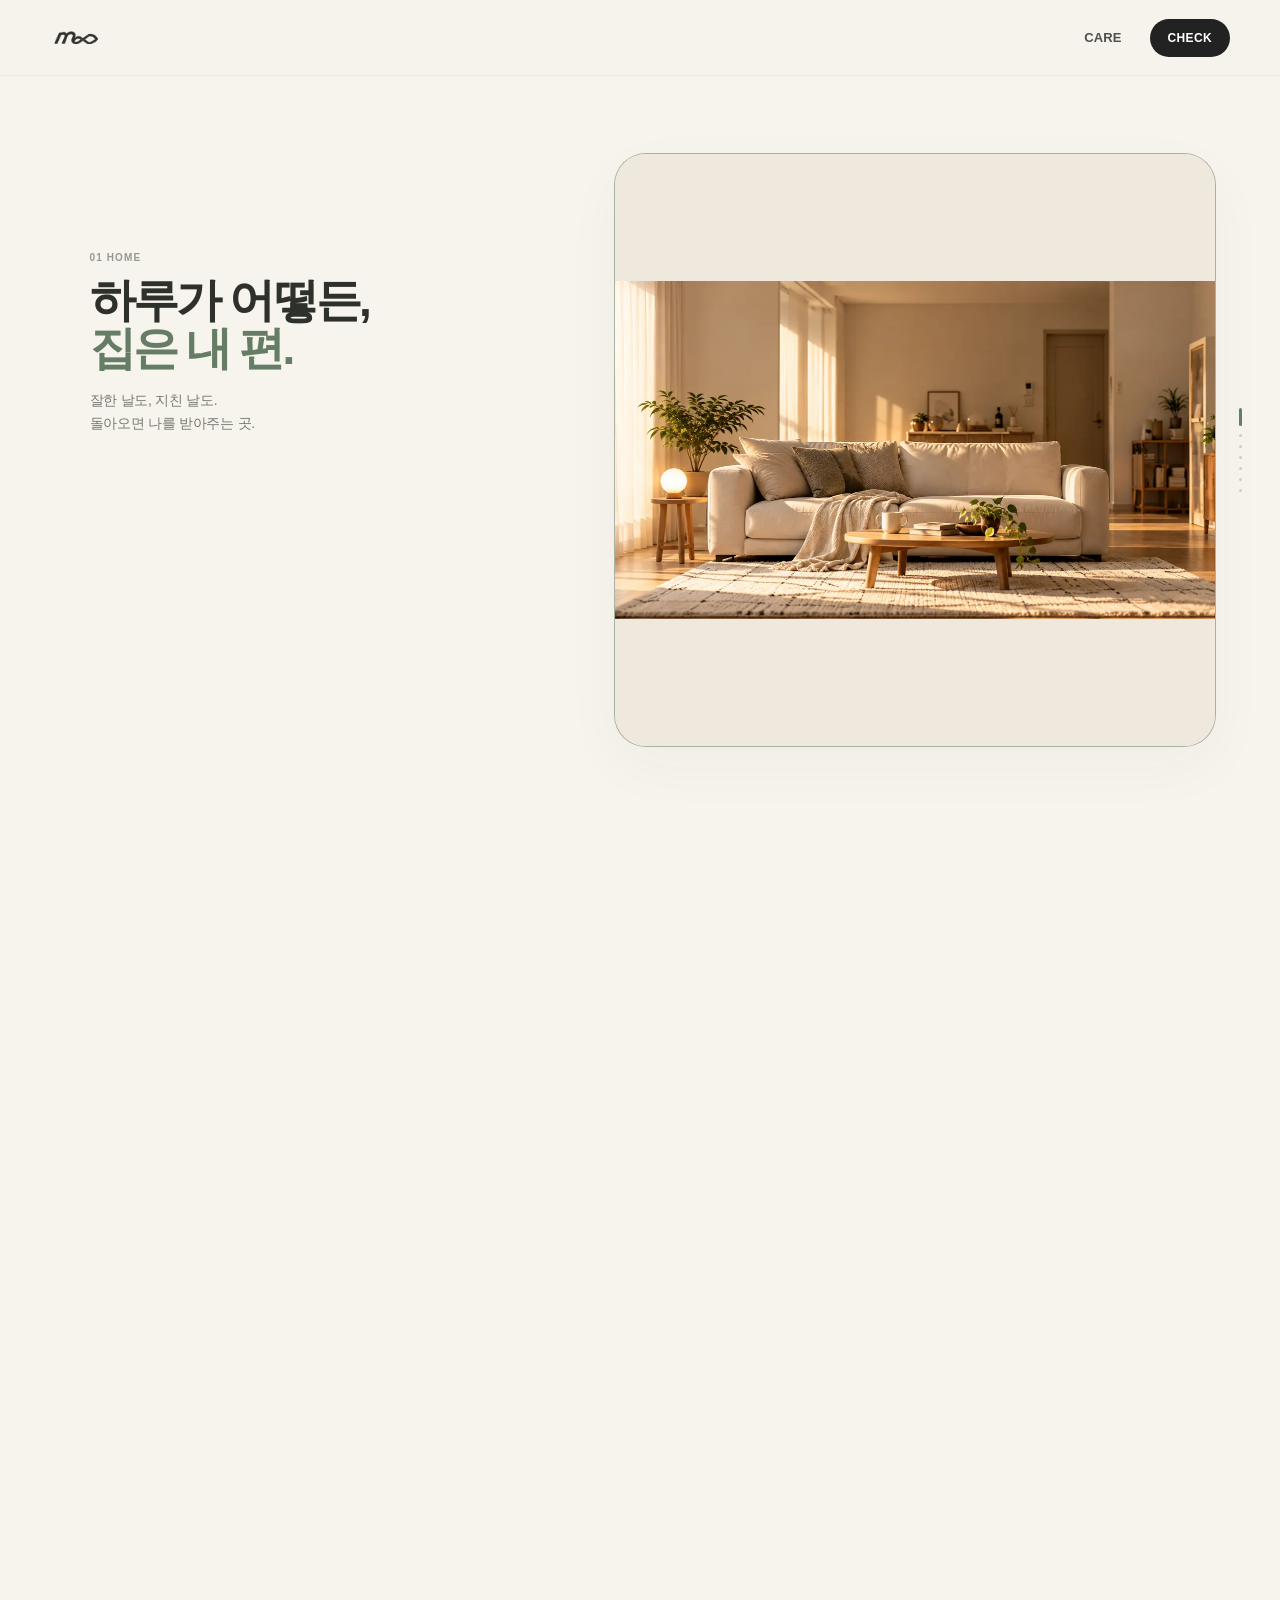
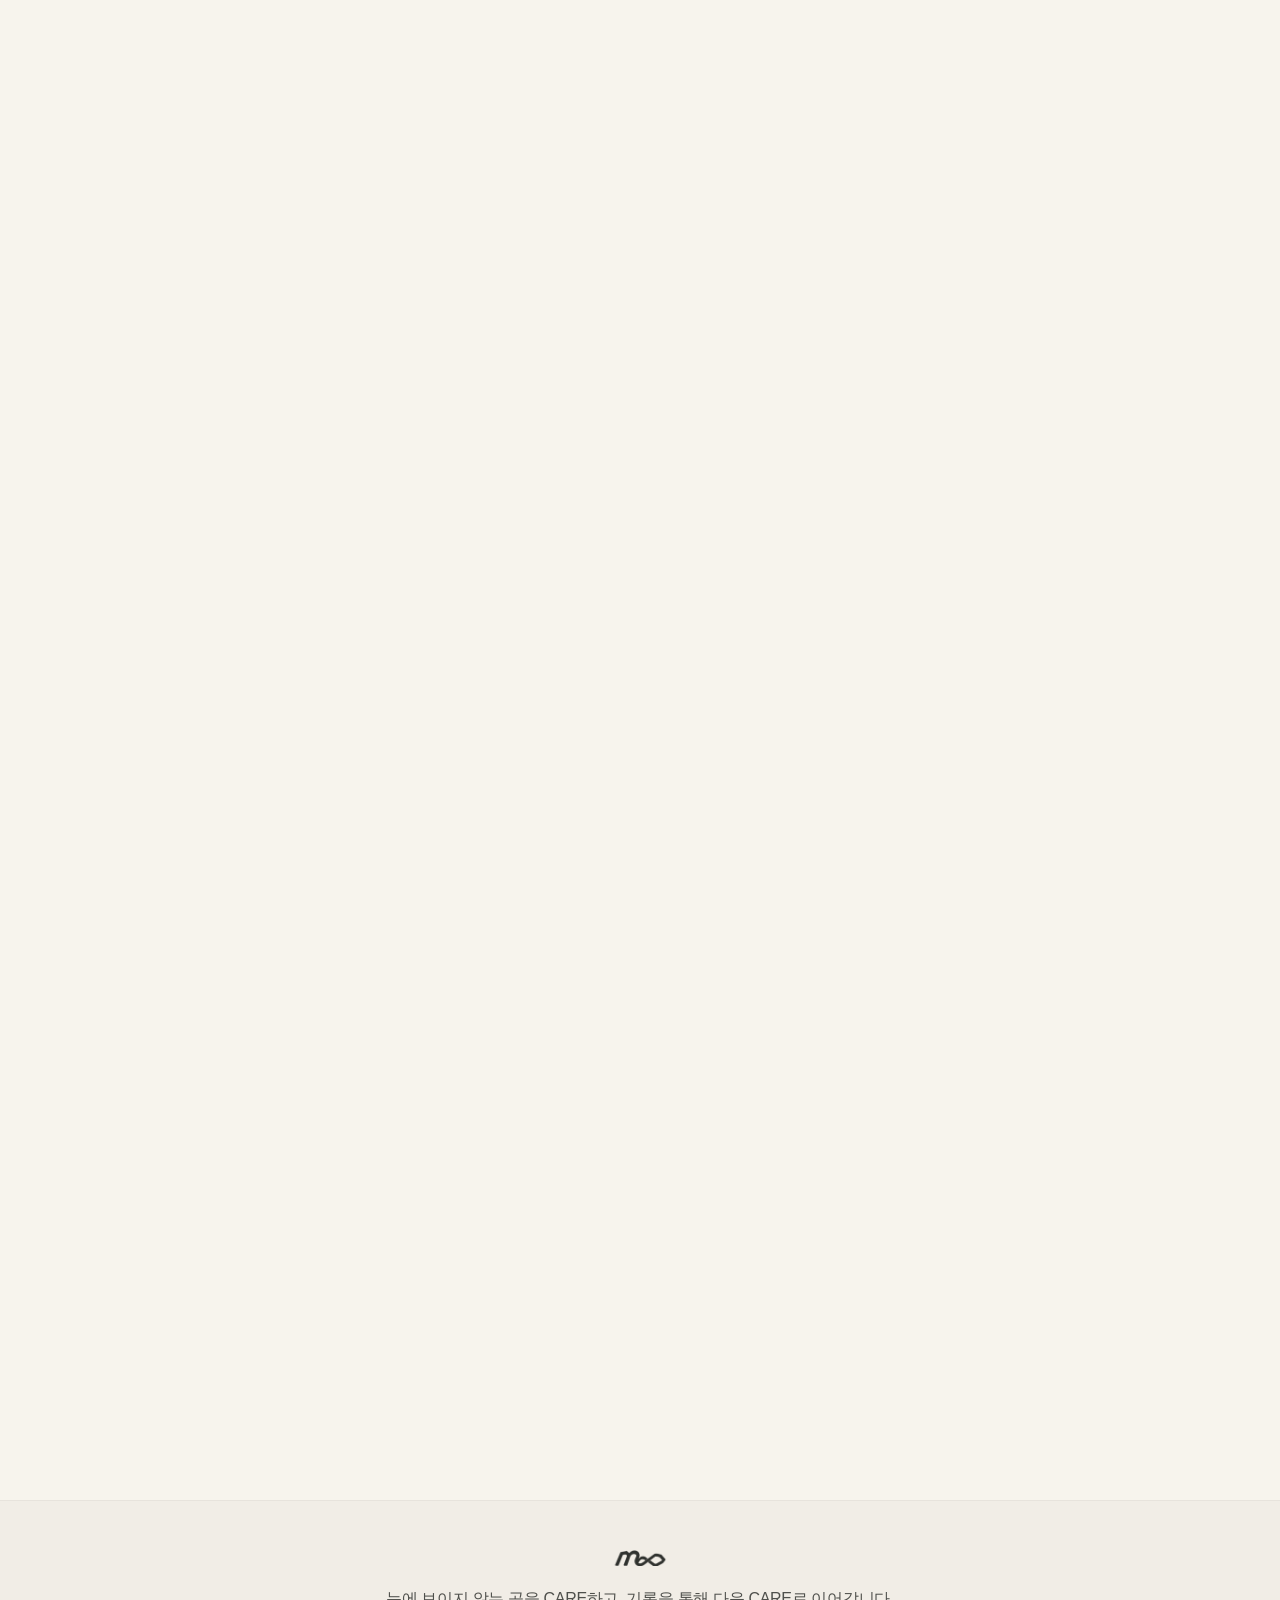
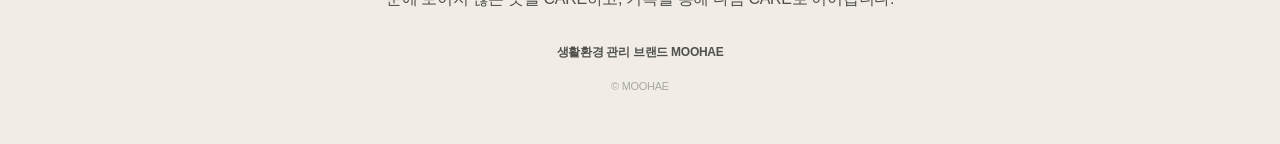
<file: index.html>
<!DOCTYPE html>
<html lang="ko">
<head>
  <meta charset="UTF-8">
  <meta name="viewport" content="width=device-width,initial-scale=1,viewport-fit=cover">
  <title>MOOHAE</title>
  <meta name="description" content="우리 집을 알아가고, 필요한 관리를 이어가는 MOOHAE.">
  <meta http-equiv="Content-Security-Policy" content="default-src 'self'; base-uri 'none'; object-src 'none'; script-src 'self'; style-src 'self'; img-src 'self' data:; font-src 'self'; connect-src 'none'; frame-src 'none'; media-src 'none'; form-action 'self'; upgrade-insecure-requests">
  <meta name="referrer" content="strict-origin-when-cross-origin">
  <link rel="stylesheet" href="./assets/css/site.css?v=20260905-4">
  <link rel="stylesheet" href="./assets/css/index.css?v=20261002-mobile-layout-fix2">
</head>
<body data-page="home">
  <div id="site-header"></div>

<main class="story">
<i class="snap-point sp0"></i><i class="snap-point sp1"></i><i class="snap-point sp2"></i><i class="snap-point sp3"></i><i class="snap-point sp4"></i><i class="snap-point sp5"></i><i class="snap-point sp6"></i><section class="stage" data-step="0">
<div class="stage-bg"></div>
<div class="copy-state active" data-copy="0"><p class="eyebrow">01 HOME</p><h2>하루가 어떻든,<span class="accent">집은 내 편.</span></h2><p class="sub">잘한 날도, 지친 날도.<br/>돌아오면 나를 받아주는 곳.</p></div>
<div class="copy-state" data-copy="1"><p class="eyebrow">02 HOME</p><h2>그런데 어느 순간,<span class="accent">내가 집을 돌보고 있습니다.</span></h2><p class="sub">생활은 계속되고,<br/>신경 쓸 일도 다시 생깁니다.</p></div>
<div class="copy-state" data-copy="2"><p class="eyebrow">02 HOME</p><h2>집이 쉬는 곳에서,<span class="accent">생각할 일이 됩니다.</span></h2><p class="sub">지금 해야 하나.<br/>이 정도면 괜찮은 걸까.</p></div>
<div class="copy-state" data-copy="3"><p class="eyebrow">03 GOOD HOME</p><h2>완벽한 집보다,<span class="accent">걱정을 덜 주는 집.</span></h2><p class="sub">필요한 곳은 돌보고.<br/>괜찮은 곳은 그대로.</p></div>
<div class="copy-state" data-copy="4"><p class="eyebrow">04 LET GO</p><h2>집을 신경 쓰는 일까지,<span class="accent">내 일이 아니어도 됩니다.</span></h2><p class="sub">언제, 어디를, 얼마나.<br/>필요한 순간의 판단부터.</p></div>
<div class="copy-state" data-copy="5"><p class="eyebrow">05 MEMORY</p><h2>처음부터 다시,<span class="accent">설명하지 않아도 되도록.</span></h2><p class="sub">지난 우리 집을 기억하고,<br/>다음도 이어서.</p></div>
<div class="copy-state" data-copy="6"><p class="eyebrow">06 MOOHAE CARE</p><h2>집은 계속,<span class="accent">내 편이어야 하니까.</span></h2><p class="sub">우리 집을 알아가고,<br/>필요한 관리를 이어가는 방법.</p></div>
<div class="home-wrap">
<div class="memory-layer ml2"></div><div class="memory-layer ml1"></div>
<div class="home">
<img alt="" aria-hidden="true" class="section-photo photo-1" src="./assets/images/index-final/01-home-state.webp"/>
<img alt="" aria-hidden="true" class="section-photo photo-2" src="./assets/images/index-final/02-home-state.webp"/>
<img alt="" aria-hidden="true" class="section-photo photo-3" src="./assets/images/index-final/03-home-state.webp"/>
<img alt="" aria-hidden="true" class="section-photo photo-4" src="./assets/images/index-final/04-home-state.webp"/>
<img alt="" aria-hidden="true" class="section-photo photo-5" src="./assets/images/index-final/05-home-state.webp"/>
<img alt="" aria-hidden="true" class="section-photo photo-6" src="./assets/images/index-final/06-home-state.webp"/>
<div class="window"></div><div class="lamp"></div><div class="floor"></div><div class="sofa"></div>
<div class="blanket"></div><div class="cup"></div><div class="shoe"></div><div class="person"></div><i class="dot"></i>
<span class="thought t1">지금 해야 하나.</span><span class="thought t2">여기도 해야 하나.</span><span class="thought t3">어디부터 하지.</span><span class="thought t4">다음은 언제지.</span><span class="thought t5">이 정도면 괜찮나.</span>
<i class="scan sc1"></i><i class="scan sc2"></i><i class="scan sc3"></i>
<span class="word w1">언제</span><span class="word w2">어디를</span><span class="word w3">얼마나</span>
<span class="memory-label m1">처음</span><span class="memory-label m2">지난번</span><span class="memory-label m3">다음</span>
</div>
</div>
<div class="progress"><i class="on"></i><i></i><i></i><i></i><i></i><i></i><i></i></div>
<a class="cta" href="./care.html">CARE 알아보기 →</a>
</section>
</main>

  <div id="site-footer"></div>

  <script src="./assets/js/site.js?v=20260905-4"></script>
  <script src="./assets/js/index.js?v=20261002-final-hf"></script>
</body>
</html>
</file>
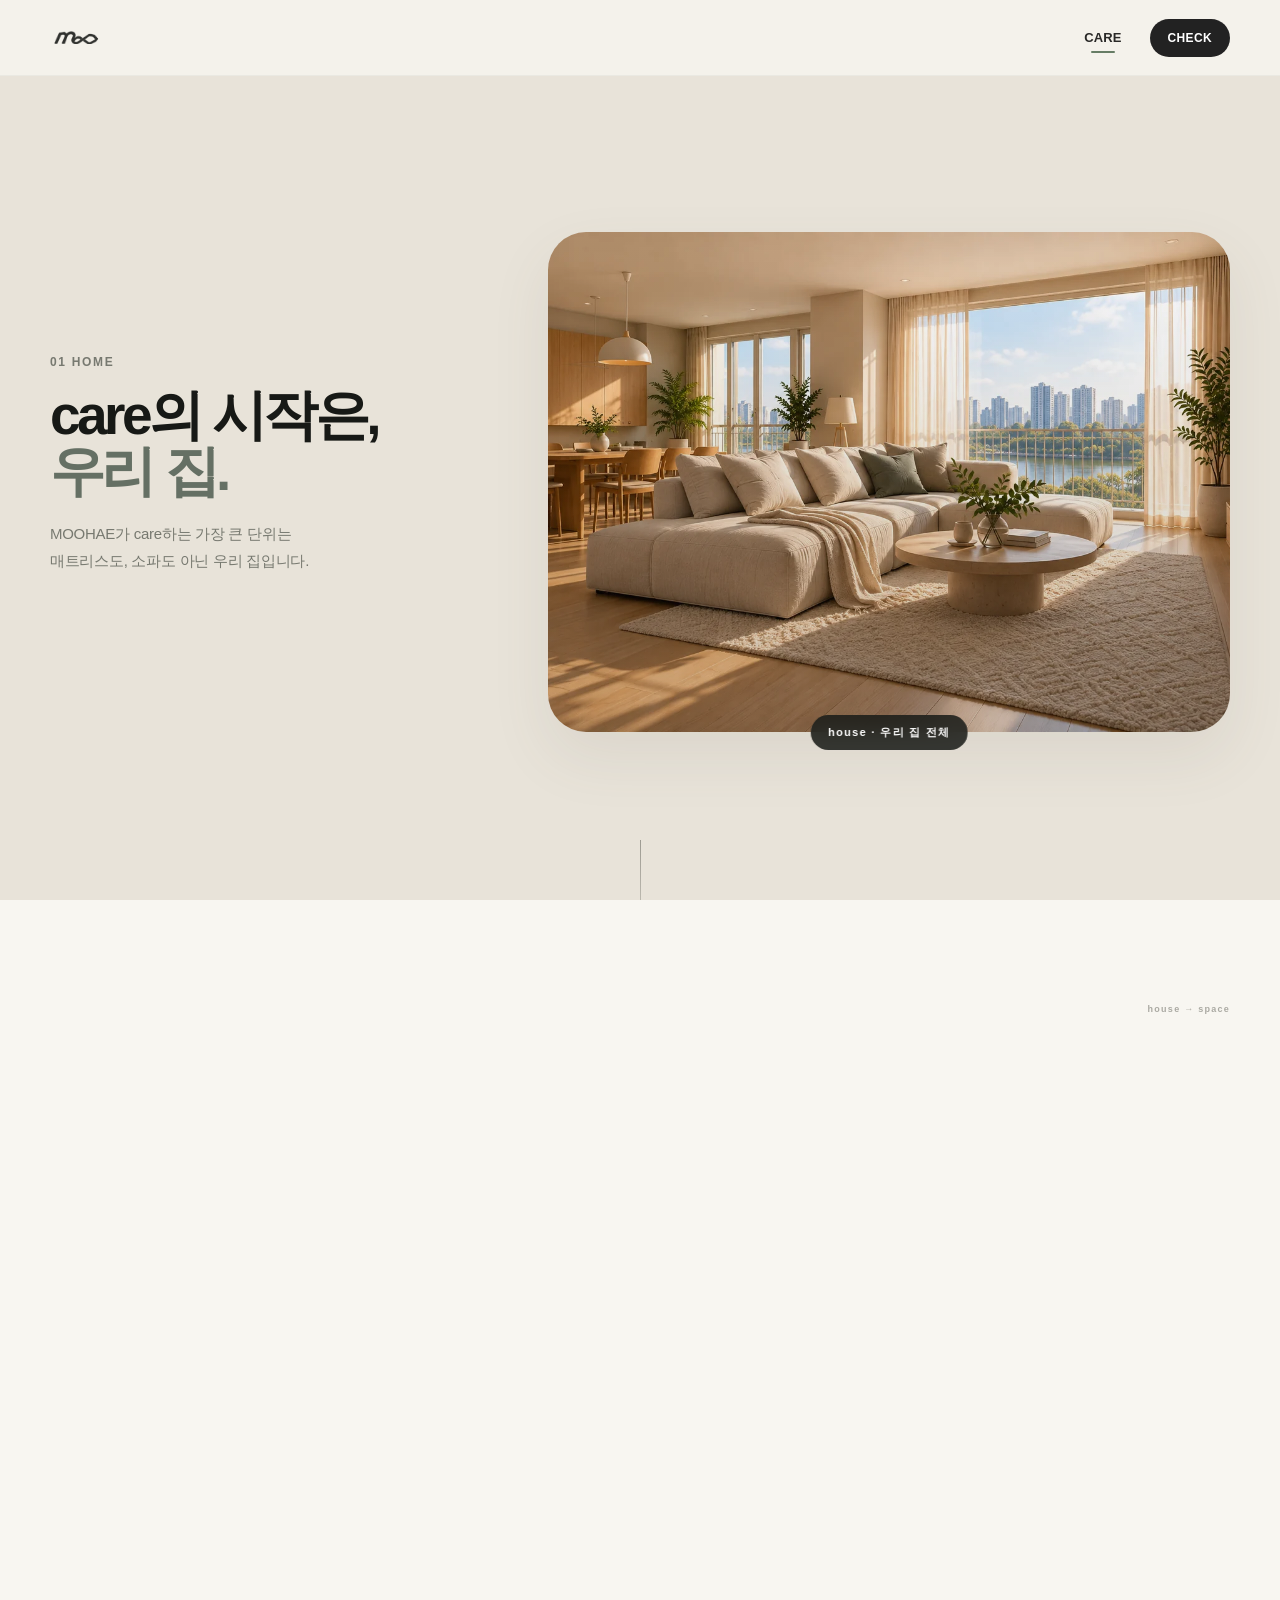
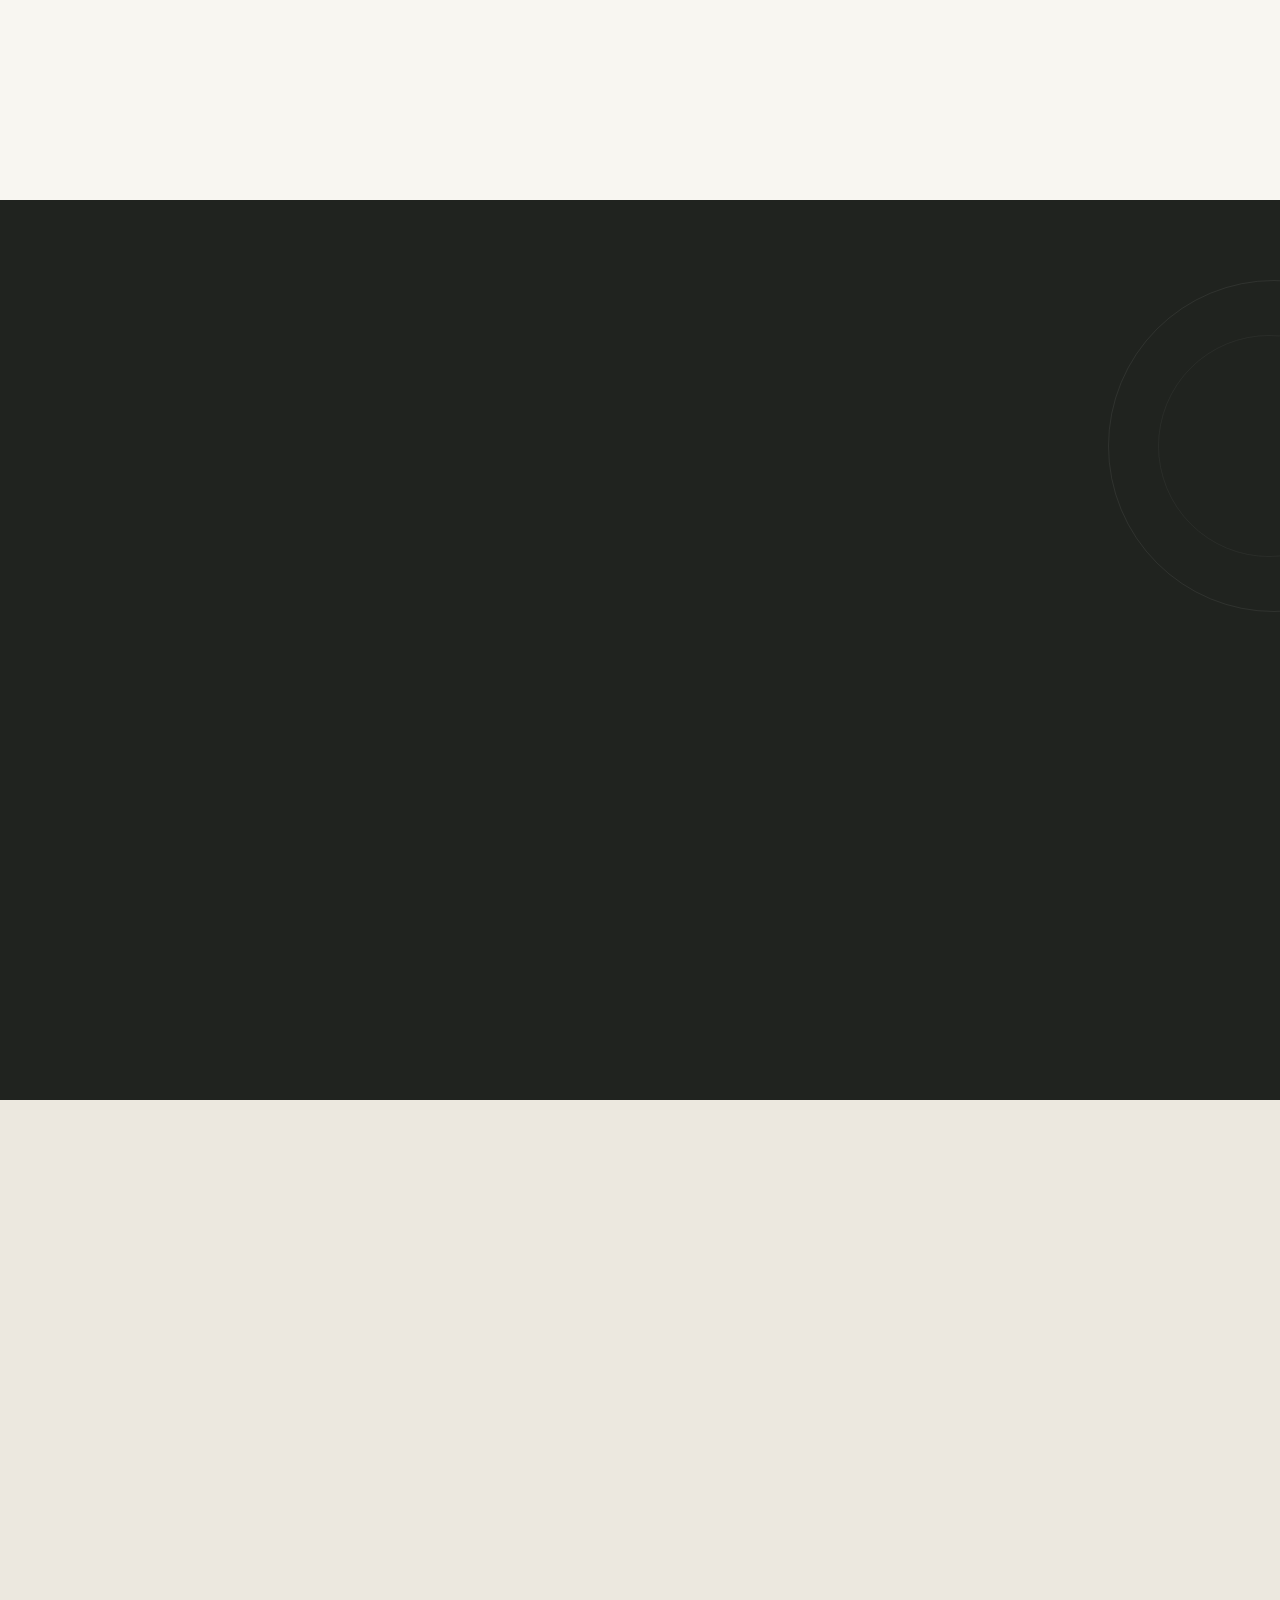
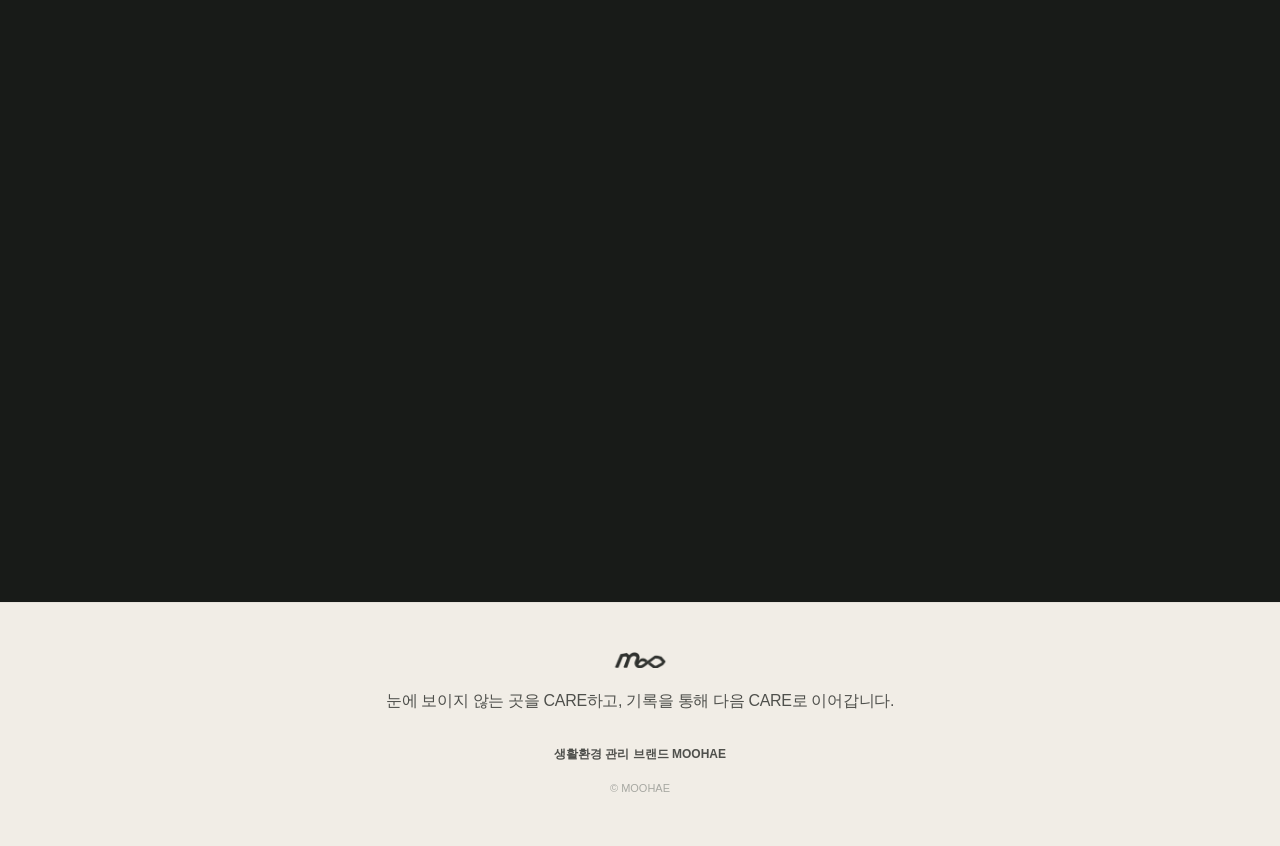
<file: care.html>
<!DOCTYPE html>
<html lang="ko">
<head>
  <meta charset="UTF-8">
  <meta name="viewport" content="width=device-width,initial-scale=1,viewport-fit=cover">
  <title>MOOHAE CARE</title>
  <meta name="description" content="MOOHAE CARE — 우리 집에서 시작해 공간과 대상까지, 필요한 만큼 CARE하고 다음까지 이어갑니다.">
  <meta http-equiv="Content-Security-Policy" content="default-src 'self'; base-uri 'none'; object-src 'none'; script-src 'self'; style-src 'self'; img-src 'self' data:; font-src 'self'; connect-src 'none'; frame-src 'none'; media-src 'none'; form-action 'self'; upgrade-insecure-requests">
  <meta name="referrer" content="strict-origin-when-cross-origin">
  <link rel="stylesheet" href="./assets/css/site.css?v=20260905-4">
  <link rel="stylesheet" href="./assets/css/care.css?v=20261002-desktop1">
</head>
<body data-page="care">
  <div id="site-header"></div>

<main class="app">
<section class="scene home"><div class="reveal"><p class="k">01 HOME</p><h1>care의 시작은,<br/><span class="core">우리 집.</span></h1><p class="sub">MOOHAE가 care하는 가장 큰 단위는<br/>매트리스도, 소파도 아닌 우리 집입니다.</p></div><div class="home-stage reveal"><div class="home-shell"><div class="sky"></div><div class="home-grid"><div class="room">거실</div><div class="room">안방</div><div class="room">아이방</div></div></div><div class="home-tag">house · 우리 집 전체</div></div></section>
<section class="scene hier"><div class="head reveal"><p class="k">02 SPACE</p><h2>집 안으로,<br/><span class="core">한 걸음 더.</span></h2><p class="sub">집 전체에서 시작해, 생활이 일어나는 공간으로.</p></div><div class="depth reveal"><div class="depth-nav"><span>house</span><i></i><span class="active">space</span><i></i><span>object</span></div><div class="panels"><article class="panel living"><div class="miniroom"></div><h3>거실</h3><p>가족이 가장 오래 함께 머무는 공간.</p></article><article class="panel bed"><div class="miniroom"></div><h3>안방</h3><p>하루의 시작과 끝이 머무는 공간.</p></article><article class="panel kid"><div class="miniroom"></div><h3>아이방</h3><p>조금 더 세심하게 살피고 싶은 공간.</p></article><article class="panel pet"><div class="miniroom"></div><h3>함께 사는 공간</h3><p>반려동물과 가족의 생활이 겹치는 곳.</p></article></div></div></section>
<section class="scene objects"><div class="reveal"><p class="k">03 OBJECT</p><h2>그리고,<br/><span class="core">그 안까지.</span></h2><p class="sub">그리고 필요한 곳은, 그 공간 안의 대상까지.</p></div><div class="space-focus reveal" data-active="sofa" id="spaceFocus"><div class="space-name">house / space · 거실</div><h3>거실 안의 care</h3><div class="object-map"><button class="obj floor" data-object="floor" type="button"><b>바닥</b><span>floor</span></button><button class="obj fabric" data-object="fabric" type="button"><b>패브릭</b><span>fabric</span></button><button class="obj rug" data-object="rug" type="button"><b>러그</b><span>rug</span></button><button class="obj sofa is-active" data-object="sofa" type="button"><b>소파</b><span>sofa</span></button></div></div><div class="object-detail reveal" id="objectDetail"><p class="od-label">sofa · care</p><h4>몸이 오래 닿는 곳.</h4><p><span class="od-care">고민</span> · 틈새 먼지와 생활 흔적이 쌓이기 쉬워요.</p><div class="care-flow-mini"><span>check</span><i></i><span>필요한 만큼 care</span><i></i><span>결과 확인</span></div></div><div class="hierarchy-line reveal"><strong>house</strong><i></i><strong>space</strong><i></i><strong>object</strong></div></section>
<section class="scene remember"><div class="reveal"><p class="k">04 FIRST RECORD</p><h2>오늘의 우리 집이,<br/><span class="core">다음의 기준이 됩니다.</span></h2><p class="sub">처음 확인한 상태를 우리 집의 기준으로 남깁니다.</p></div><div class="memory-card reveal"><div class="memory-title">MOOHAE home · first record</div><h3>오늘의 우리 집</h3><div class="row"><span>home</span><span>우리 집</span></div><div class="row"><span>확인한 공간</span><span>거실 · 안방</span></div><div class="row"><span>확인한 대상</span><span>소파 · 러그 · 침구</span></div><div class="path"><span>today</span><i></i><span>next compare</span></div></div></section>
<section class="scene compare"><div class="reveal"><p class="k">05 COMPARE</p><h2>다음엔,<br/><span class="core">지난번 우리 집과.</span></h2><p class="sub">지난 기록과 지금의 우리 집을 비교합니다.</p></div><div class="compare-box reveal" id="compare"><div class="layer past"></div><div class="layer now" id="now"></div><span class="lab a">지난번</span><span class="lab b">지금</span><div class="handle" id="handle"></div></div><p class="quote reveal">우리 집의 기준은, 우리 집입니다.</p></section>
<section class="scene decide"><div class="reveal"><p class="k">06 DECIDE</p><h2><span class="core">필요한 만큼.</span></h2><p class="sub">지금의 상태를 보고, 필요한 care를 판단합니다.</p></div><div class="states reveal"><div class="state-card" id="stateCard"><div class="state-name" id="stateName">good</div><div class="state-desc" id="stateDesc">지금은 추가 care가 필요하지 않습니다.</div></div><div class="tabs"><button class="on" data-s="good">good</button><button data-s="watch">watch</button><button data-s="care">care</button></div></div></section>
<section class="scene history" id="history"><div class="reveal"><p class="k">07 HISTORY</p><h2>볼수록,<br/><span class="core">우리 집을 알게 됩니다.</span></h2><p class="sub">처음엔 한 공간. 시간이 지나면 우리 집 전체의 기록으로.</p></div><div class="history-home reveal"><div class="memory-map"><div class="mh mh-living"><span>거실</span><b>sofa · rug · floor</b></div><div class="mh mh-bed"><span>안방</span><b>bed · bedding</b></div><div class="mh mh-kid"><span>아이방</span><b>bedding · floor</b></div><div class="mh mh-pet"><span>생활공간</span><b>floor · fabric</b></div><div class="memory-core">MOOHAE<br/><strong>home</strong></div></div><div class="history-dates"><span>first care</span><i></i><span>03</span><i></i><span>06</span><i></i><span>09</span></div><div class="home-progress">우리 집의 history가 이어집니다.<div class="bar"><span></span></div></div></div></section>
<section class="scene next"><div class="reveal"><p class="k">08 NEXT</p><h2>그리고,<br/>다음까지.</h2><p class="sub">우리 집을 알아갈수록, 다음 care는 더 우리 집에 맞게.</p><a class="cta" href="./diagnosis.html">우리 집 check →</a></div></section>
</main>

  <div id="site-footer"></div>

  <script src="./assets/js/site.js?v=20260905-4"></script>
  <script src="./assets/js/care.js?v=20261002-final-hf"></script>
</body>
</html>
</file>
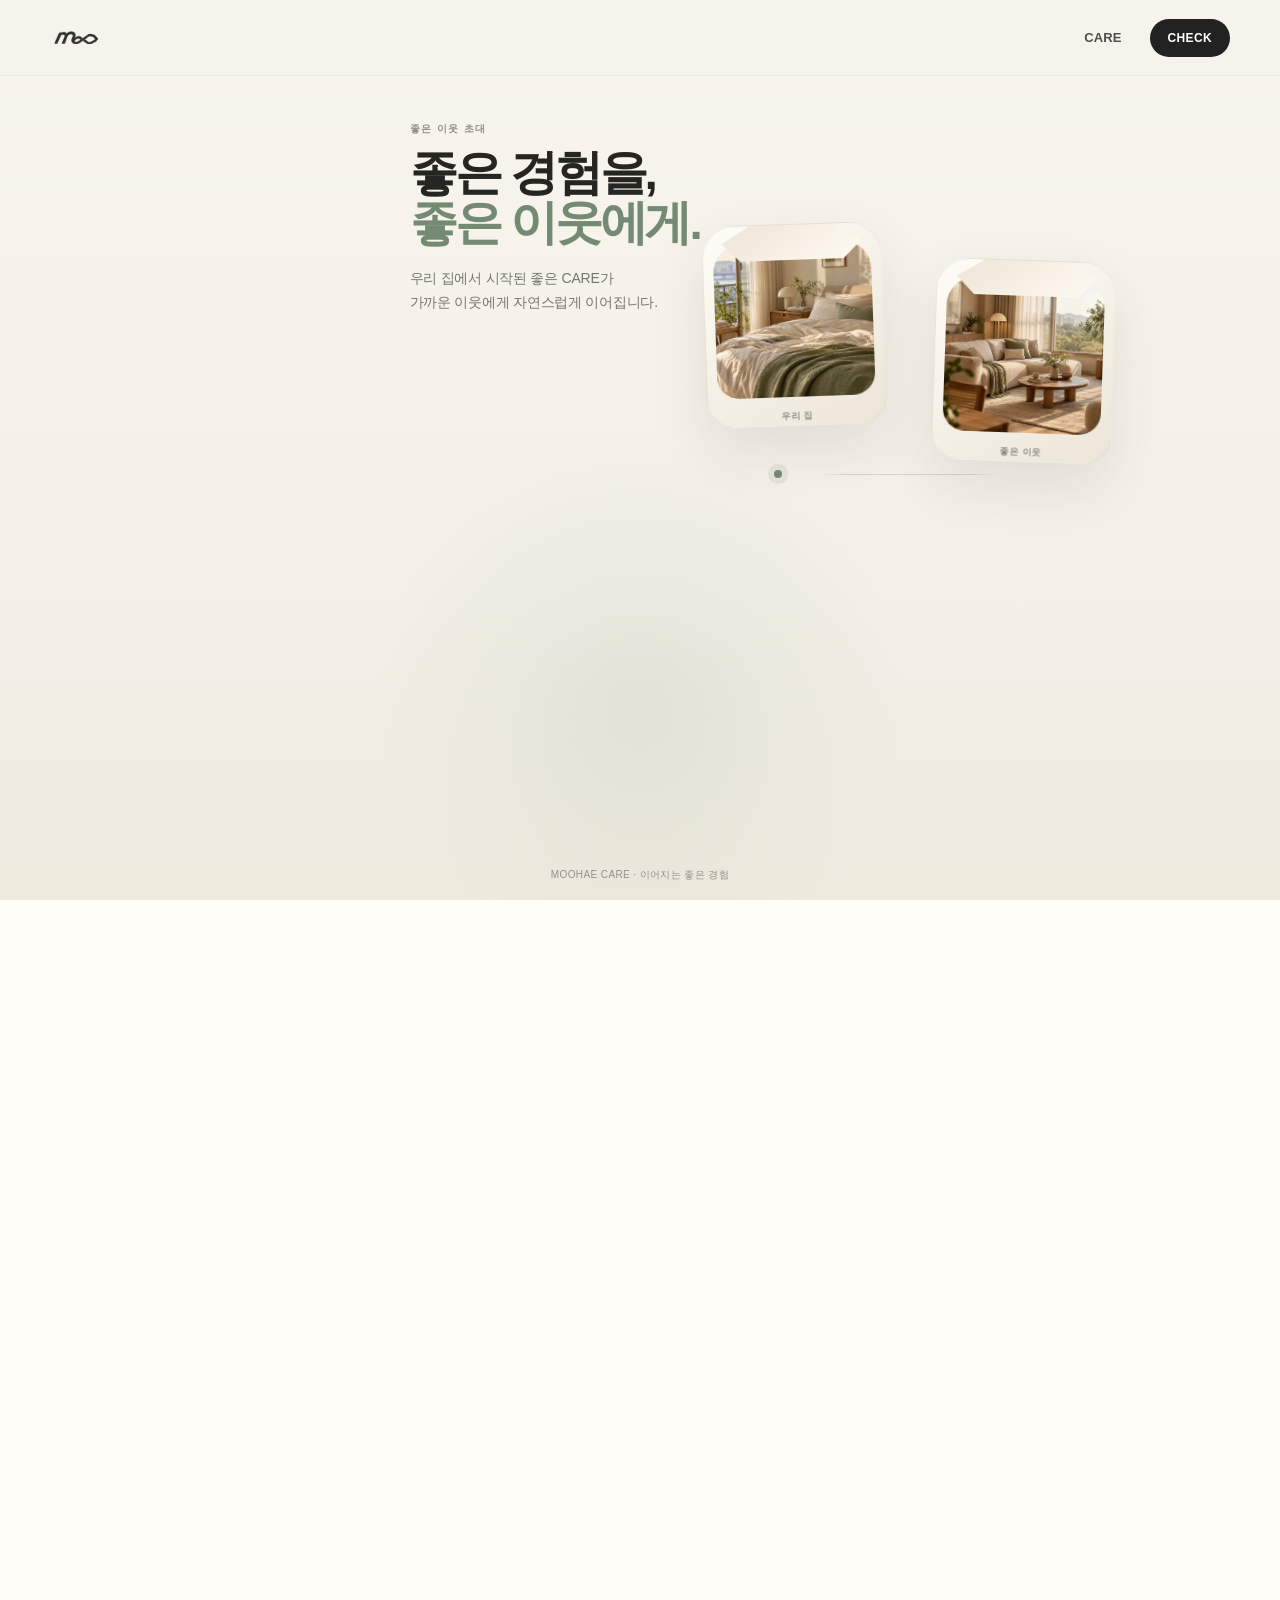
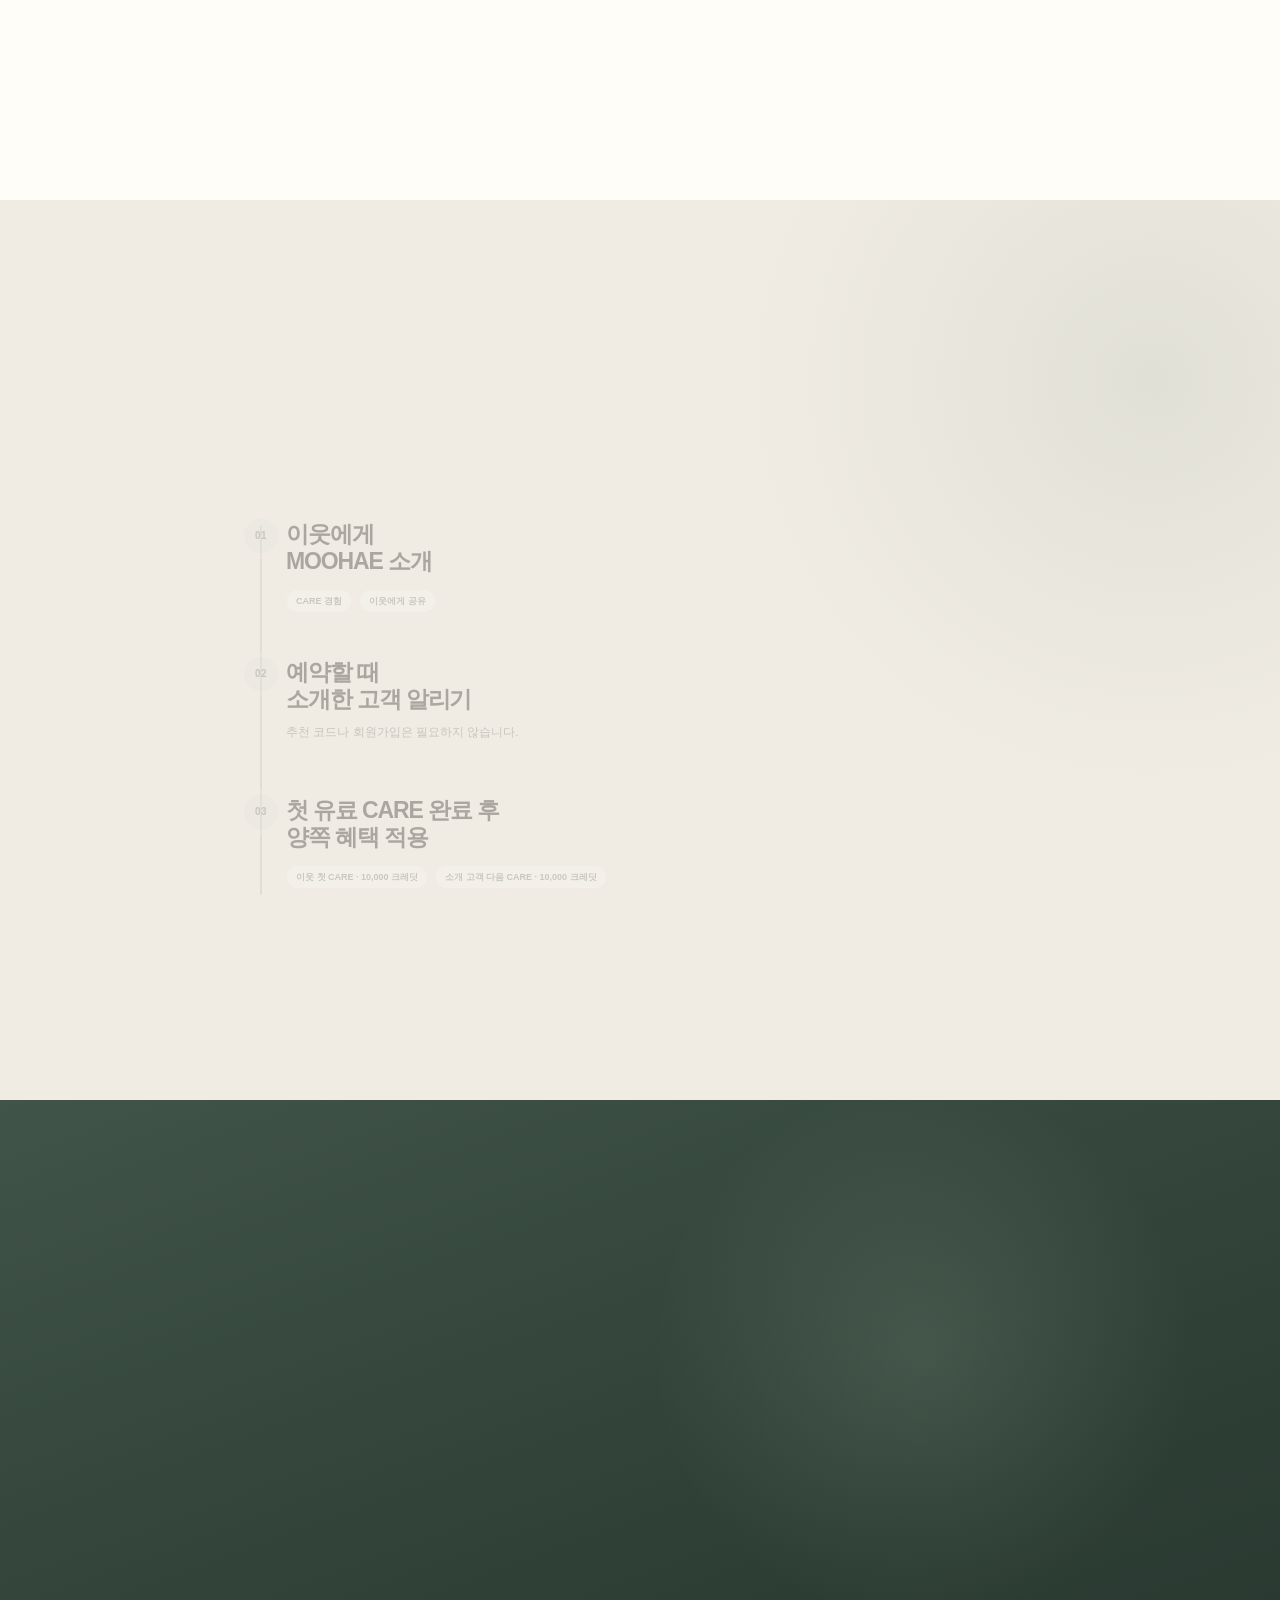
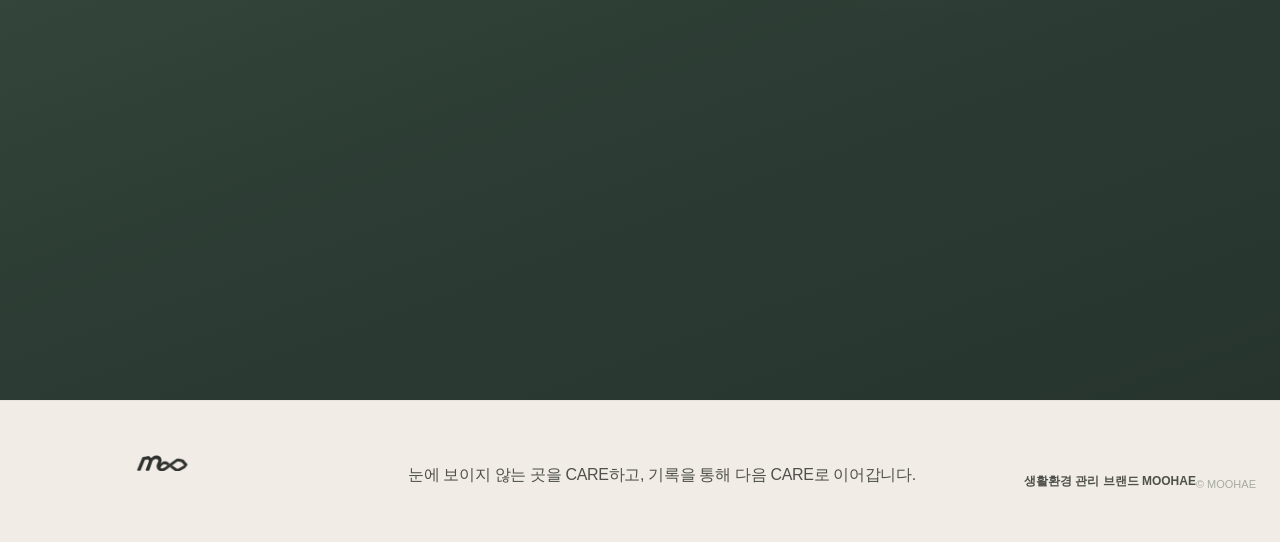
<file: event.html>
<!DOCTYPE html>
<html lang="ko">
<head>
<meta charset="UTF-8">
<meta name="viewport" content="width=device-width,initial-scale=1,viewport-fit=cover">
<title>좋은 이웃 초대 · MOOHAE</title>
<meta name="description" content="MOOHAE의 좋은 CARE 경험을 좋은 이웃에게. 초대받은 이웃과 초대한 고객이 함께 받는 CARE 혜택.">
<meta http-equiv="Content-Security-Policy" content="default-src 'self'; base-uri 'none'; object-src 'none'; script-src 'self'; style-src 'self'; img-src 'self' data:; font-src 'self'; connect-src 'none'; frame-src 'none'; media-src 'none'; form-action 'self'; upgrade-insecure-requests">
<meta name="referrer" content="strict-origin-when-cross-origin">
<link rel="stylesheet" href="./assets/css/site.css?v=20260913-5">
<link rel="stylesheet" href="./assets/css/event.css?v=20261016-1">
</head>
<body data-page="event">
<div id="site-header"></div>
<main class="event-page">

<section class="section hero reveal" id="hero"><div class="inner hero-copy"><p class="eyebrow">좋은 이웃 초대</p><h1 class="title">좋은 경험을,<br><strong>좋은 이웃에게.</strong></h1><p class="subcopy">우리 집에서 시작된 좋은 CARE가<br>가까운 이웃에게 자연스럽게 이어집니다.</p></div><div class="neighbor-stage" aria-hidden="true"><div class="connection"></div><div class="connection-dot"></div><button class="house left" type="button" tabindex="-1"><span class="house-shape"><img class="house-photo" src="./assets/images/event/good-neighbor-home.webp" alt="햇살이 드는 아늑한 침실" loading="eager" decoding="async"></span><span class="house-window"></span><span class="house-label">우리 집</span></button><button class="house right" type="button" tabindex="-1"><span class="house-shape"><img class="house-photo" src="./assets/images/event/good-neighbor-neighbor.webp" alt="따뜻한 거실" loading="eager" decoding="async"></span><span class="house-window"></span><span class="house-label">좋은 이웃</span></button></div><div class="hero-note">MOOHAE CARE · 이어지는 좋은 경험</div></section>
<section class="section benefit" id="benefit"><div class="inner"><div class="benefit-head reveal"><p class="eyebrow">BENEFIT</p><h2 class="title">함께 받는<br><strong>CARE 혜택.</strong></h2></div><div class="benefit-stage reveal"><div class="benefit-axis"></div><button class="benefit-card invited" type="button" data-benefit><span class="who">초대받은 이웃</span><p class="amount">10,000<small>크레딧</small></p><p class="when">첫 CARE</p></button><div class="benefit-equals">+</div><button class="benefit-card inviter" type="button" data-benefit><span class="who">초대한 고객</span><p class="amount">10,000<small>크레딧</small></p><p class="when">다음 CARE</p></button><p class="benefit-caption">좋은 경험을 나눈 두 집 모두에게.</p></div></div></section>
<section class="section how" id="how"><div class="inner"><div class="reveal"><p class="eyebrow">HOW IT WORKS</p><h2 class="title">소개는<br><strong>간단하게.</strong></h2></div><div class="process" id="process"><div class="process-line"><div class="process-progress" id="processProgress"></div></div><article class="step" data-step="01"><strong>이웃에게<br>MOOHAE 소개</strong><div class="mini-gesture"><span class="mini-pill">CARE 경험</span><span class="mini-pill">이웃에게 공유</span></div></article><article class="step" data-step="02"><strong>예약할 때<br>소개한 고객 알리기</strong><p>추천 코드나 회원가입은 필요하지 않습니다.</p></article><article class="step" data-step="03"><strong>첫 유료 CARE 완료 후<br>양쪽 혜택 적용</strong><div class="mini-gesture"><span class="mini-pill">이웃 첫 CARE · 10,000 크레딧</span><span class="mini-pill">소개 고객 다음 CARE · 10,000 크레딧</span></div></article></div></div></section>
<section class="section cta" id="cta"><div class="inner"><div class="reveal"><p class="eyebrow">MOOHAE EVENT</p><h2 class="title">우리 집에서<br><strong>시작해볼까요?</strong></h2><p class="subcopy">필요한 곳을 살펴보고,<br>좋은 CARE 경험을 이어가세요.</p><a class="cta-button" href="./diagnosis.html" aria-label="MOOHAE CHECK에서 CARE 예약 시작하기"><span>CARE 예약하기</span><span class="arrow">→</span></a><div class="conditions"><p>· 소개받은 고객의 첫 유료 CARE에 한해 적용됩니다.</p><p>· 신규 고객은 첫 CARE에 10,000 크레딧이 적용됩니다.</p><p>· 소개한 고객은 신규 고객의 첫 유료 CARE 완료 후 다음 CARE에 10,000 크레딧이 적용됩니다.</p><p>· 다른 혜택과 중복 적용되지 않습니다.</p><p>· 예약 시 소개한 고객을 알려주면 참여할 수 있습니다.</p></div></div></div></section>

</main>
<div id="site-footer"></div>
<script src="./assets/js/site.js?v=20261016-event1"></script>
<script src="./assets/js/event.js?v=20261016-1"></script>
</body>
</html>
</file>
<file: assets/css/site.css>
/* ============================================================
   MOOHAE GLOBAL SITE
   SITE.CSS

   PUBLIC SITE
   - index.html
   - care.html
   - diagnosis.html

   FINAL LOGO:
   assets/images/moohae-logo.webp
   ============================================================ */


/* ============================================================
   ROOT
   ============================================================ */

:root {

  --cream:
    #f6f3ed;

  --cream-deep:
    #efebe4;

  --paper:
    #fbfaf7;

  --white:
    #ffffff;

  --ink:
    #292927;

  --ink-soft:
    #4f504c;

  --gray:
    #74756f;

  --gray-light:
    #a7a8a2;

  --sage:
    #8fa88c;

  --sage-dark:
    #667d65;

  --sage-soft:
    #e2e9df;

  --forest:
    #173c2c;

  --blue:
    #47778e;

  --line:
    rgba(
      41,
      41,
      39,
      0.09
    );

  --max:
    1180px;

  --header-height:
    76px;

  --ease:
    cubic-bezier(
      .22,
      1,
      .36,
      1
    );
}


/* ============================================================
   RESET
   ============================================================ */

* {
  box-sizing:
    border-box;
}


html {
  scroll-behavior:
    smooth;
}


body {
  margin:
    0;

  overflow-x:
    hidden;

  background:
    var(--cream);

  color:
    var(--ink);

  font-family:
    "Pretendard Variable",
    Pretendard,
    -apple-system,
    BlinkMacSystemFont,
    "Segoe UI",
    sans-serif;

  -webkit-font-smoothing:
    antialiased;

  text-rendering:
    optimizeLegibility;

  word-break:
    keep-all;
}


a {
  color:
    inherit;

  text-decoration:
    none;
}


img {
  max-width:
    100%;
}


button,
input,
textarea,
select {
  font:
    inherit;
}


/* ============================================================
   HEADER
   ============================================================ */

.nav {
  position:
    fixed;

  top:
    0;

  left:
    0;

  z-index:
    1000;

  width:
    100%;

  height:
    var(--header-height);

  background:
    rgba(
      246,
      243,
      237,
      .91
    );

  border-bottom:
    1px solid
    rgba(
      41,
      41,
      39,
      .045
    );

  backdrop-filter:
    blur(
      20px
    );

  -webkit-backdrop-filter:
    blur(
      20px
    );

  transition:
    background
      .25s ease,
    border-color
      .25s ease,
    box-shadow
      .25s ease;
}


.nav.scrolled {
  background:
    rgba(
      246,
      243,
      237,
      .98
    );

  border-bottom-color:
    var(--line);

  box-shadow:
    0 5px 24px
    rgba(
      36,
      39,
      33,
      .025
    );
}


.nav-inner {
  display:
    flex;

  align-items:
    center;

  width:
    min(
      var(--max),
      calc(
        100% - 48px
      )
    );

  height:
    100%;

  margin:
    0 auto;
}


/* ============================================================
   FINAL MOOHAE LOGO
   ============================================================ */

.logo {
  flex:
    0 0 auto;

  display:
    flex;

  align-items:
    center;

  justify-content:
    flex-start;

  width:
    172px;

  height:
    62px;

  overflow:
    visible;
}


.logo img {
  display:
    block;

  width:
    100%;

  height:
    58px;

  object-fit:
    contain;

  object-position:
    left center;

  background:
    transparent;

  border:
    0;

  outline:
    0;

  user-select:
    none;

  -webkit-user-drag:
    none;
}


/* ============================================================
   DESKTOP NAVIGATION
   ============================================================ */

.nav-menu {
  display:
    flex;

  align-items:
    center;

  gap:
    54px;

  margin-left:
    auto;

  color:
    var(--ink-soft);

  font-size:
    14px;

  font-weight:
    650;
}


.nav-menu a {
  position:
    relative;

  display:
    inline-flex;

  align-items:
    center;

  min-height:
    42px;

  padding:
    4px 0;

  transition:
    color
      .2s ease;
}


.nav-menu a:hover {
  color:
    var(--ink);
}


.nav-menu a::after {
  content:
    "";

  position:
    absolute;

  bottom:
    4px;

  left:
    50%;

  width:
    0;

  height:
    2px;

  border-radius:
    999px;

  background:
    var(--sage-dark);

  transform:
    translateX(
      -50%
    );

  transition:
    width
      .25s
      var(--ease);
}


.nav-menu a:hover::after {
  width:
    14px;
}


.nav-menu a.active {
  color:
    var(--ink);

  font-weight:
    750;
}


.nav-menu a.active::after {
  width:
    24px;
}


/* ============================================================
   CONSULT CTA
   ============================================================ */

.nav-cta {
  display:
    inline-flex;

  align-items:
    center;

  justify-content:
    center;

  flex:
    0 0 auto;

  min-width:
    94px;

  min-height:
    42px;

  margin-left:
    42px;

  padding:
    0 22px;

  border-radius:
    999px;

  background:
    var(--ink);

  color:
    #ffffff;

  font-size:
    13px;

  font-weight:
    750;

  white-space:
    nowrap;

  transition:
    transform
      .2s ease,
    background
      .2s ease;
}


.nav-cta:hover {
  transform:
    translateY(
      -1px
    );

  background:
    #1f201e;
}


/* ============================================================
   MOBILE TOGGLE
   ============================================================ */

.mobile-toggle {
  display:
    none;

  flex-direction:
    column;

  align-items:
    center;

  justify-content:
    center;

  gap:
    5px;

  width:
    44px;

  height:
    44px;

  margin-left:
    auto;

  padding:
    8px;

  border:
    0;

  border-radius:
    999px;

  background:
    transparent;

  cursor:
    pointer;
}


.mobile-toggle span {
  display:
    block;

  width:
    24px;

  height:
    2px;

  border-radius:
    99px;

  background:
    var(--ink);

  transform-origin:
    center;

  transition:
    transform
      .22s ease,
    opacity
      .18s ease;
}


.mobile-toggle.open span:nth-child(1) {
  transform:
    translateY(
      7px
    )
    rotate(
      45deg
    );
}


.mobile-toggle.open span:nth-child(2) {
  opacity:
    0;
}


.mobile-toggle.open span:nth-child(3) {
  transform:
    translateY(
      -7px
    )
    rotate(
      -45deg
    );
}


/* ============================================================
   MOBILE PANEL
   ============================================================ */

.mobile-panel {
  display:
    none;

  position:
    fixed;

  top:
    var(--header-height);

  right:
    0;

  left:
    0;

  z-index:
    999;

  padding:
    14px 24px 28px;

  background:
    rgba(
      246,
      243,
      237,
      .985
    );

  border-bottom:
    1px solid
    var(--line);

  backdrop-filter:
    blur(
      20px
    );

  -webkit-backdrop-filter:
    blur(
      20px
    );

  box-shadow:
    0 14px 30px
    rgba(
      36,
      39,
      33,
      .05
    );
}


.mobile-panel.open {
  display:
    block;
}


.mobile-panel > a {
  display:
    flex;

  align-items:
    center;

  min-height:
    58px;

  border-bottom:
    1px solid
    var(--line);

  color:
    var(--gray);

  font-size:
    15px;

  font-weight:
    650;
}


.mobile-panel > a.active {
  color:
    var(--ink);

  font-weight:
    800;
}


.mobile-panel .mobile-consult-link {
  justify-content:
    center;

  min-height:
    50px;

  margin-top:
    18px;

  border:
    0;

  border-radius:
    999px;

  background:
    var(--ink);

  color:
    #fff;

  font-weight:
    750;
}


/* ============================================================
   COMMON LAYOUT
   ============================================================ */

.wrap {
  width:
    min(
      var(--max),
      calc(
        100% - 48px
      )
    );

  margin:
    0 auto;
}


.eyebrow {
  margin:
    0 0 17px;

  color:
    var(--sage-dark);

  font-size:
    10px;

  font-weight:
    800;

  letter-spacing:
    .15em;
}


/* ============================================================
   COMMON BUTTONS
   ============================================================ */

.btn-primary {
  display:
    inline-flex;

  align-items:
    center;

  justify-content:
    center;

  min-height:
    46px;

  padding:
    0 23px;

  border:
    0;

  border-radius:
    999px;

  background:
    var(--ink);

  color:
    #ffffff;

  font-size:
    13px;

  font-weight:
    700;

  cursor:
    pointer;

  transition:
    transform
      .2s ease,
    background
      .2s ease;
}


.btn-primary:hover {
  transform:
    translateY(
      -1px
    );

  background:
    #1f201e;
}


.btn-text {
  display:
    inline-flex;

  align-items:
    center;

  color:
    var(--blue);

  font-size:
    13px;

  font-weight:
    650;
}


.btn-text::after {
  content:
    " →";

  margin-left:
    3px;
}


/* ============================================================
   FOOTER
   ============================================================ */

.footer {
  padding:
    78px 24px 52px;

  overflow:
    hidden;

  text-align:
    center;

  background:
    #f1ede6;

  border-top:
    1px solid
    rgba(
      41,
      41,
      39,
      .05
    );

  color:
    var(--gray);
}


/* ============================================================
   FOOTER LOGO
   ============================================================ */

.footer-logo {
  display:
    flex;

  align-items:
    center;

  justify-content:
    center;

  width:
    280px;

  margin:
    0 auto 34px;

  overflow:
    visible;
}


.footer-logo img {
  display:
    block;

  width:
    100%;

  height:
    auto;

  max-height:
    150px;

  object-fit:
    contain;

  object-position:
    center;

  background:
    transparent;

  border:
    0;

  user-select:
    none;

  -webkit-user-drag:
    none;
}


.footer-message {
  max-width:
    720px;

  margin:
    0 auto;

  color:
    var(--ink-soft);

  font-size:
    16px;

  line-height:
    1.8;

  letter-spacing:
    -.02em;
}


.footer-brand {
  margin:
    30px 0 0;

  color:
    var(--ink-soft);

  font-size:
    12px;

  font-weight:
    600;
}


.footer-copyright {
  margin:
    19px 0 0;

  color:
    var(--gray-light);

  font-size:
    11px;
}


/* ============================================================
   REVEAL
   ============================================================ */

.reveal {
  opacity:
    0;

  filter:
    blur(
      7px
    );

  transform:
    translateY(
      12px
    );

  transition:
    opacity
      .85s
      var(--ease),
    filter
      .9s
      var(--ease),
    transform
      .9s
      var(--ease);
}


.reveal.in-view {
  opacity:
    1;

  filter:
    none;

  transform:
    none;
}


/* ============================================================
   TABLET
   ============================================================ */

@media (
  max-width:
    920px
) {

  .logo {
    width:
      154px;
  }


  .nav-menu {
    gap:
      32px;

    font-size:
      13px;
  }


  .nav-cta {
    min-width:
      86px;

    margin-left:
      28px;

    padding:
      0 18px;
  }

}


/* ============================================================
   MOBILE
   ============================================================ */

@media (
  max-width:
    768px
) {

  :root {
    --header-height:
      66px;
  }


  .nav-inner,
  .wrap {
    width:
      calc(
        100% - 32px
      );
  }


  /* ----------------------------------------------------------
     Mobile logo
     ---------------------------------------------------------- */

  .logo {
    width:
      132px;

    height:
      54px;
  }


  .logo img {
    width:
      100%;

    height:
      48px;

    object-fit:
      contain;

    object-position:
      left center;
  }


  .nav-menu,
  .nav-cta {
    display:
      none;
  }


  .mobile-toggle {
    display:
      flex;
  }


  .mobile-panel {
    top:
      var(--header-height);

    padding-right:
      20px;

    padding-left:
      20px;
  }


  /* ----------------------------------------------------------
     Footer
     ---------------------------------------------------------- */

  .footer {
    padding:
      64px 20px 44px;
  }


  .footer-logo {
    width:
      230px;

    margin-bottom:
      28px;
  }


  .footer-logo img {
    max-height:
      125px;
  }


  .footer-message {
    max-width:
      340px;

    font-size:
      14px;

    line-height:
      1.75;
  }


  .footer-brand {
    margin-top:
      25px;

    font-size:
      11px;
  }


  .footer-copyright {
    font-size:
      10px;
  }

}


/* ============================================================
   SMALL MOBILE
   ============================================================ */

@media (
  max-width:
    420px
) {

  .nav-inner {
    width:
      calc(
        100% - 26px
      );
  }


  .logo {
    width:
      120px;

    height:
      50px;
  }


  .logo img {
    height:
      44px;
  }


  .mobile-toggle {
    width:
      40px;

    height:
      40px;
  }


  .footer-logo {
    width:
      210px;
  }

}


/* ============================================================
   VERY SMALL MOBILE
   ============================================================ */

@media (
  max-width:
    350px
) {

  .logo {
    width:
      108px;
  }


  .footer-logo {
    width:
      190px;
  }

}


/* ============================================================
   REDUCED MOTION
   ============================================================ */

@media (
  prefers-reduced-motion:
    reduce
) {

  html {
    scroll-behavior:
      auto;
  }


  *,
  *::before,
  *::after {
    animation-duration:
      .01ms !important;

    animation-iteration-count:
      1 !important;

    transition-duration:
      .01ms !important;
  }


  .reveal {
    opacity:
      1;

    filter:
      none;

    transform:
      none;
  }

}

/* ============================================================
   MOOHAE HEADER NAV — CARE / CHECK FINAL
   LOGO = HOME
   2026-09-13
   ============================================================ */

/*
 * 기존 햄버거/모바일 패널 CSS는 다른 코드 안정성을 위해 남겨두되,
 * 현재 site.js에서는 해당 요소를 생성하지 않는다.
 *
 * 실제 상단 노출:
 * LOGO(HOME) / CARE / CHECK
 */

.nav-menu {
  display:flex;
  align-items:center;
  gap:28px;
  margin-left:auto;
  font-size:13px;
  font-weight:700;
  letter-spacing:.01em;
}

.nav-menu a {
  min-height:38px;
  padding:0;
  white-space:nowrap;
}

.nav-menu a.nav-check-cta {
  min-width:78px;
  min-height:38px;
  justify-content:center;
  padding:0 18px;
  border-radius:999px;
  background:#222222;
  color:#ffffff;
  font-size:12px;
  font-weight:750;
  letter-spacing:.03em;
  box-shadow:none;
  transition:
    transform .2s ease,
    background .2s ease,
    opacity .2s ease;
}

.nav-menu a.nav-check-cta::after {
  display:none;
  content:none;
}

.nav-menu a.nav-check-cta:hover {
  color:#ffffff;
  background:#111111;
  transform:translateY(-1px);
}

.nav-menu a.nav-check-cta.active {
  color:#ffffff;
  background:#222222;
  font-weight:800;
}

/*
 * 더 이상 별도 상담 CTA / 햄버거 / 모바일 패널을 사용하지 않는다.
 * 현재 JS에서는 생성되지 않지만 혹시 남아 있는 마크업도 숨긴다.
 */
.nav-cta,
.mobile-toggle,
.mobile-panel {
  display:none !important;
}


@media(max-width:768px) {

  .nav-inner {
    width:calc(100% - 32px);
  }

  .logo {
    width:118px;
    height:52px;
  }

  .logo img {
    height:44px;
  }

  .nav-menu {
    display:flex !important;
    gap:12px;
    margin-left:auto;
    font-size:12px;
  }

  .nav-menu a {
    min-height:36px;
  }

  .nav-menu a:not(.nav-check-cta) {
    padding:0 2px;
    font-weight:700;
  }

  .nav-menu a.nav-check-cta {
    min-width:68px;
    min-height:36px;
    padding:0 14px;
    font-size:11px;
  }

}


@media(max-width:420px) {

  .nav-inner {
    width:calc(100% - 26px);
  }

  .logo {
    width:108px;
    height:48px;
  }

  .logo img {
    height:40px;
  }

  .nav-menu {
    gap:10px;
    font-size:11px;
  }

  .nav-menu a.nav-check-cta {
    min-width:64px;
    min-height:34px;
    padding:0 12px;
    font-size:10.5px;
  }

}


@media(max-width:350px) {

  .logo {
    width:96px;
  }

  .nav-menu {
    gap:8px;
  }

  .nav-menu a.nav-check-cta {
    min-width:60px;
    padding:0 10px;
  }

}



/* ============================================================
   MOOHAE LOGO SIZE — 2026-09-13
   Visual only: enlarge left navigation logo without changing nav.
   ============================================================ */
.logo {
  width:196px;
  height:66px;
}
.logo img {
  height:64px;
}
@media(max-width:768px) {
  .logo { width:136px; height:54px; }
  .logo img { height:50px; }
}
@media(max-width:420px) {
  .logo { width:124px; height:50px; }
  .logo img { height:46px; }
}
@media(max-width:350px) {
  .logo { width:110px; }
  .logo img { height:42px; }
}


/* ============================================================
   MOOHAE GLOBAL SYMBOL — FINAL
   Header / Footer:
   - SYMBOL ONLY
   - CHARCOAL #2D2F2C
   - SMALL SCALE
   - no embedded MOOHAE wordmark visible
   ============================================================ */

:root {
  --moohae-symbol-charcoal: #2d2f2c;
}

/*
 * The source asset contains the official symbol + wordmark.
 * The element is deliberately clipped to the symbol-only upper area
 * and the alpha channel is used as a mask so the visible mark is
 * a flat charcoal symbol.
 */
.moohae-symbol {
  display: block;
  width: 48px;
  height: 12.7px;
  flex: 0 0 auto;

  background:
    var(--moohae-symbol-charcoal);

  -webkit-mask-image:
    url("../images/moohae-logo.webp");

  mask-image:
    url("../images/moohae-logo.webp");

  -webkit-mask-repeat:
    no-repeat;

  mask-repeat:
    no-repeat;

  -webkit-mask-position:
    left top;

  mask-position:
    left top;

  -webkit-mask-size:
    48px auto;

  mask-size:
    48px auto;
}


/* Header logo container */
.logo {
  width: auto !important;
  height: auto !important;
  min-width: 48px;
  min-height: 24px;

  display: inline-flex !important;
  align-items: center;
  justify-content: flex-start;

  overflow: visible !important;
}


/* Old image logo is intentionally not used anymore. */
.logo img,
.footer-logo img {
  display: none !important;
}


/* Footer symbol container */
.footer-logo {
  width: auto !important;
  height: auto !important;
  min-width: 56px;
  min-height: 18px;

  display: inline-flex !important;
  align-items: center;
  justify-content: center;

  margin:
    0 auto 18px !important;

  overflow: visible !important;
}


.footer-logo .moohae-symbol {
  width: 56px;
  height: 14.8px;

  -webkit-mask-size:
    56px auto;

  mask-size:
    56px auto;
}


/* Reduce footer logo presence without changing footer content. */
.footer {
  padding-top:
    48px;
}


/* Desktop */
@media (min-width: 769px) {

  .moohae-symbol {
    width: 52px;
    height: 13.7px;

    -webkit-mask-size:
      52px auto;

    mask-size:
      52px auto;
  }


  .logo {
    min-width: 52px;
  }


  .footer-logo {
    min-width: 60px;
  }


  .footer-logo .moohae-symbol {
    width: 60px;
    height: 15.8px;

    -webkit-mask-size:
      60px auto;

    mask-size:
      60px auto;
  }
}


/* Small mobile */
@media (max-width: 420px) {

  .moohae-symbol {
    width: 46px;
    height: 12.1px;

    -webkit-mask-size:
      46px auto;

    mask-size:
      46px auto;
  }


  .logo {
    min-width: 46px;
  }


  .footer-logo {
    min-width: 52px;
  }


  .footer-logo .moohae-symbol {
    width: 52px;
    height: 13.7px;

    -webkit-mask-size:
      52px auto;

    mask-size:
      52px auto;
  }
}
</file>
<file: assets/css/index.css>
.story{--ink:#2d302b;--muted:#777a72;--paper:#f7f4ed;--sage:#667d65;--sage2:#dfe7da;--dark:#30342f;--white:#fbfaf7}
*{box-sizing:border-box}html{scroll-behavior:smooth;scroll-snap-type:y mandatory;scroll-snap-stop:always}body{margin:0;background:#f7f4ed;color:#2d302b;font-family:Pretendard,-apple-system,BlinkMacSystemFont,"Segoe UI",sans-serif;-webkit-font-smoothing:antialiased;letter-spacing:-.018em}
main{overflow:clip}.chapter{height:100svh;position:relative}.copy{position:absolute;z-index:20;left:22px;right:22px;top:10svh;pointer-events:none}.eyebrow{margin:0 0 14px;font-size:10px;letter-spacing:.11em;font-weight:760;color:#969991}.copy h1,.copy h2{margin:0;max-width:360px;font-size:clamp(37px,10.5vw,48px);line-height:1.04;letter-spacing:-.062em;font-weight:620}.accent{display:block;color:var(--sage);font-weight:780}.sub{margin:16px 0 0;font-size:14px;line-height:1.68;color:var(--muted)}
.story{height:700svh;position:relative;background:var(--paper)}.snap-point{position:absolute;left:0;width:1px;height:1px;pointer-events:none;scroll-snap-align:start;scroll-snap-stop:always}.sp0{top:0}.sp1{top:100svh}.sp2{top:200svh}.sp3{top:300svh}.sp4{top:400svh}.sp5{top:500svh}.sp6{top:600svh}.stage{position:sticky;top:0;height:100svh;overflow:hidden}.stage-bg{position:absolute;inset:0;background:var(--paper);transition:background .7s ease}.home-wrap{position:absolute;left:22px;right:22px;top:40svh;height:47svh;transition:top .7s cubic-bezier(.2,.75,.2,1),height .7s ease,transform .7s ease}
.home{position:absolute;inset:0;border:1.5px solid rgba(102,125,101,.5);border-radius:32px;background:rgba(255,255,255,.38);overflow:hidden;transition:.65s cubic-bezier(.2,.75,.2,1);box-shadow:0 20px 60px rgba(54,61,52,.035)}
.home:before{content:"";position:absolute;inset:14px;border:1px solid rgba(102,125,101,.12);border-radius:22px}
.floor{position:absolute;left:9%;right:9%;bottom:14%;height:1px;background:rgba(45,48,43,.15)}.window{position:absolute;right:10%;top:11%;width:31%;height:37%;border:1px solid rgba(45,48,43,.15);background:linear-gradient(#e7ece8,#f3ead9);transition:.6s}.sofa{position:absolute;left:26%;right:13%;bottom:15%;height:21%;border-radius:17px 17px 7px 7px;background:#d8ddd2;transition:.6s}.sofa:before{content:"";position:absolute;left:6%;top:-38%;width:42%;height:60%;border-radius:13px;background:#e2e4dc}.lamp{position:absolute;left:15%;bottom:15%;width:2px;height:29%;background:#b7bbb2}.lamp:after{content:"";position:absolute;left:-14px;top:-4px;width:30px;height:17px;border-radius:50% 50% 15% 15%;background:#d6d1c5}
.cup{position:absolute;left:53%;bottom:26%;width:12px;height:12px;border:1px solid #a8aca3;border-radius:2px 2px 5px 5px;transition:.5s}.blanket{position:absolute;left:33%;bottom:18%;width:42px;height:18px;border-radius:55% 35% 45% 25%;background:#c8c4b8;transform:rotate(-7deg);opacity:.75}.shoe{position:absolute;left:10%;bottom:10%;width:27px;height:8px;border-radius:70% 20% 35% 50%;background:#9fa49b;transform:rotate(8deg);opacity:.6}
.person{position:absolute;left:48%;bottom:22%;width:48px;height:18px;border-radius:50%;background:#a9afa5;transform:rotate(-7deg);opacity:.55}.person:after{content:"";position:absolute;right:-7px;top:-3px;width:16px;height:16px;border-radius:50%;background:#a9afa5}
.dot{position:absolute;left:50%;top:50%;width:7px;height:7px;border-radius:50%;background:var(--sage);box-shadow:0 0 0 8px rgba(102,125,101,.08)}
.thought{position:absolute;z-index:5;padding:10px 13px;border-radius:999px;background:#f8f6f0;color:#373b35;font-size:11px;font-weight:650;box-shadow:0 8px 25px rgba(0,0,0,.12);opacity:0;transform:translateY(9px) scale(.94);transition:.35s}.t1{left:6%;top:15%}.t2{right:5%;top:27%}.t3{left:16%;bottom:30%}.t4{right:8%;bottom:11%}.t5{left:42%;top:50%}
.scan{position:absolute;z-index:4;width:42px;height:42px;border:1px solid rgba(102,125,101,.35);border-radius:50%;opacity:0;transition:.5s}.scan:after{content:"";position:absolute;inset:7px;border:1px solid rgba(102,125,101,.18);border-radius:50%}.sc1{left:32%;bottom:13%}.sc2{right:17%;bottom:12%}.sc3{left:48%;top:34%}
.word{position:absolute;z-index:6;padding:10px 14px;border-radius:999px;background:white;border:1px solid rgba(45,48,43,.08);font-size:11px;color:#62665e;opacity:0;transition:.75s cubic-bezier(.2,.8,.2,1)}.w1{left:8%;top:17%}.w2{right:8%;top:38%}.w3{left:24%;bottom:16%}
.memory-layer{position:absolute;inset:0;border:1px solid rgba(102,125,101,.17);border-radius:32px;opacity:0;transition:.7s}.ml1{transform:translateY(-11px) scale(.975)}.ml2{transform:translateY(-22px) scale(.95)}.memory-label{position:absolute;z-index:7;left:18px;font-size:9px;letter-spacing:.08em;color:#858a81;opacity:0;transition:.5s}.m1{top:17%}.m2{top:29%}.m3{top:41%}
.copy-state{position:absolute;z-index:30;left:22px;right:22px;top:9svh;opacity:0;transform:translateY(16px);transition:.5s ease;pointer-events:none}.copy-state.active{opacity:1;transform:none}.copy-state .eyebrow{color:#969991}.copy-state h2{margin:0;max-width:360px;font-size:clamp(36px,10vw,46px);line-height:1.04;letter-spacing:-.06em;font-weight:620}.copy-state .sub{max-width:330px}
.progress{position:absolute;z-index:40;right:13px;top:50%;transform:translateY(-50%);display:grid;gap:8px}.progress i{width:3px;height:3px;border-radius:50%;background:rgba(45,48,43,.2);transition:.3s}.progress i.on{height:18px;border-radius:4px;background:var(--sage)}
.cta{display:none;position:absolute;z-index:50;left:50%;bottom:7svh;transform:translateX(-50%);min-height:48px;align-items:center;padding:0 24px;border-radius:999px;background:var(--ink);color:white;text-decoration:none;font-size:13px;font-weight:700;white-space:nowrap}.cta.show{display:flex}
.stage.dark .stage-bg{background:var(--dark)}.stage.dark .home{border-color:rgba(223,231,218,.32);background:rgba(255,255,255,.025)}.stage.dark .home:before{border-color:rgba(255,255,255,.07)}.stage.dark .floor{background:rgba(255,255,255,.12)}.stage.dark .sofa,.stage.dark .sofa:before{background:#505650}.stage.dark .window{background:#3c4542;border-color:rgba(255,255,255,.12)}.stage.dark .lamp{background:#646b63}.stage.dark .lamp:after{background:#60665f}.stage.dark .cup,.stage.dark .blanket,.stage.dark .shoe,.stage.dark .person,.stage.dark .person:after{filter:brightness(.55)}.stage.dark .copy-state{color:#f6f3ed}.stage.dark .copy-state .sub{color:rgba(255,255,255,.5)}.stage.dark .copy-state .eyebrow{color:#aab4a6}.stage.dark .progress i{background:rgba(255,255,255,.2)}.stage.dark .progress i.on{background:#a9bba5}
.stage.good .stage-bg{background:var(--sage2)}.stage.good .home{background:rgba(255,255,255,.32)}
.stage[data-step="1"] .thought:nth-of-type(-n+2),.stage[data-step="2"] .thought{opacity:1;transform:none}
.stage[data-step="2"] .home{transform:scale(.965)}
.stage[data-step="3"] .scan{opacity:1}.stage[data-step="3"] .thought{opacity:0}.stage[data-step="3"] .home{transform:scale(1)}
.stage[data-step="4"] .word{opacity:1}.stage[data-step="4"] .scan{opacity:0}
.stage[data-step="4"].released .w1{opacity:0;transform:translate(-90px,-35px)}.stage[data-step="4"].released .w2{opacity:0;transform:translate(90px,-20px)}.stage[data-step="4"].released .w3{opacity:0;transform:translate(-20px,85px)}
.stage[data-step="5"] .memory-layer,.stage[data-step="5"] .memory-label{opacity:1}.stage[data-step="5"] .ml1{transform:translateY(-13px) scale(.975)}.stage[data-step="5"] .ml2{transform:translateY(-27px) scale(.95)}
.stage[data-step="6"] .memory-layer,.stage[data-step="6"] .memory-label{opacity:0}.stage[data-step="6"] .home{transform:scale(1.025);background:rgba(255,255,255,.42)}
@media(min-width:760px){.home-wrap{left:48%;right:7%;top:17svh;height:66svh}.copy-state{left:7%;right:auto;top:28svh;width:36%}.progress{right:3%}}
@media(prefers-reduced-motion:reduce){*{transition:none!important}}


/* Preview 16 — clean rebuild of image switching */
.section-photo{
 position:absolute;inset:0;width:100%;height:100%;
 object-fit:contain;object-position:center;
 opacity:0!important;display:none!important;
 transform:none!important;filter:none!important;
 z-index:1;background:#efe8dc;
}
.stage[data-step="0"] .photo-1,
.stage[data-step="1"] .photo-2,
.stage[data-step="2"] .photo-2,
.stage[data-step="3"] .photo-3,
.stage[data-step="4"] .photo-4,
.stage[data-step="5"] .photo-5,
.stage[data-step="6"] .photo-6{
 display:block!important;opacity:1!important;
}

/* All images keep their original horizontal ratio without crop */
.home-wrap{height:auto!important;aspect-ratio:16/9!important;top:45svh!important}
.home{background:#efe8dc!important}

/* Remove old drawn room. Interactive copy/bubbles remain above photos. */
.home .window,.home .lamp,.home .floor,.home .sofa,
.home .blanket,.home .cup,.home .shoe,.home .person,.home .dot{
 opacity:0!important;
}
.home .thought,.home .scan,.home .word,.home .memory-label{z-index:6}
.memory-layer{z-index:0}
@media(min-width:760px){
 .home-wrap{top:24svh!important;height:auto!important;aspect-ratio:16/9!important}
}


/* Preview 18 — restore larger image frame; keep lightweight images */
.home-wrap{
  left:22px!important;
  right:22px!important;
  top:39svh!important;
  height:48svh!important;
  aspect-ratio:auto!important;
}
.home{border-radius:32px!important}
.section-photo{
  width:100%!important;
  height:100%!important;
  object-fit:contain!important;
  object-position:center center!important;
}
@media(min-width:760px){
  .home-wrap{
    left:48%!important;
    right:5%!important;
    top:17svh!important;
    height:66svh!important;
    aspect-ratio:auto!important;
  }
}


/* Preview 20 — large card + complete uncropped image */
.section-photo{
  position:absolute!important;
  inset:0!important;
  width:100%!important;
  height:100%!important;
  object-fit:contain!important;
  object-position:center center!important;
  transform:none!important;
  filter:none!important;
}
/* Fill only the unavoidable empty area created by aspect-ratio mismatch */
.home{
  background:#eee9df!important;
}


/* ============================================================
   PRODUCTION INTEGRATION — KEEP EXISTING MOOHAE HEADER / FOOTER
   Visual content remains Preview 20. Global site header/footer are
   rendered by the existing site.js/site.css without restyling them.
   ============================================================ */

/* Fixed existing header sits above the immersive story. */
#site-header{position:relative;z-index:2000}
.story .copy-state{top:calc(var(--header-height, 76px) + 3.5svh)}
#site-footer{scroll-snap-align:start;scroll-snap-stop:normal;scroll-margin-top:var(--header-height,76px)}

@media(min-width:760px){
  .story .copy-state{top:28svh}
}

@media(max-height:720px) and (max-width:759px){
  .story .copy-state{top:calc(var(--header-height,66px) + 2.2svh)}
  .home-wrap{top:41svh!important;height:45svh!important}
}

/* ============================================================
   PRODUCTION MOBILE LAYOUT FIX — 2026-10-02 v2
   Fixed global header is preserved. Mobile content now reserves
   a real header-to-copy gap and a safe copy-to-HOME-card gap,
   including the longest 3-line sections.
   VISUAL ONLY — no data/backend behavior is changed.
   ============================================================ */
@media (max-width:759px){
  .story .copy-state{
    top:calc(var(--header-height,66px) + clamp(50px,7.5svh,64px))!important;
    left:22px;
    right:28px;
  }

  .story .copy-state h2{
    font-size:clamp(34px,10vw,42px);
    line-height:1.045;
  }

  .story .copy-state .sub{
    margin-top:18px;
    line-height:1.72;
  }

  .home-wrap{
    top:calc(var(--header-height,66px) + 51svh)!important;
    height:34svh!important;
    min-height:205px;
    max-height:300px;
  }

  .home{
    border-radius:28px!important;
  }

  .cta{
    bottom:5.5svh;
  }
}

/* Override the old preview-only short-height compression that caused
   production overlap on phones with browser UI reducing the viewport. */
@media (max-width:759px) and (max-height:720px){
  .story .copy-state{
    top:calc(var(--header-height,66px) + 50px)!important;
  }

  .home-wrap{
    top:calc(var(--header-height,66px) + 51svh)!important;
    height:34svh!important;
    min-height:205px;
  }
}
</file>
<file: assets/css/care.css>
*{box-sizing:border-box}html{scroll-behavior:smooth}body{margin:0;background:#dedbd5;color:#171916;font-family:Pretendard,-apple-system,BlinkMacSystemFont,"Segoe UI",sans-serif;overflow-x:hidden}.app{width:min(100%,430px);margin:auto;background:#f7f5f0;overflow:hidden}.scene{min-height:100svh;padding:76px 24px;display:flex;flex-direction:column;justify-content:center;position:relative}.k{margin:0 0 14px;font-size:11px;font-weight:750;letter-spacing:.14em;color:#777970}.scene h1,.scene h2{margin:0;font-size:39px;line-height:1.04;letter-spacing:-.065em}.scene h2{font-size:35px}.sub{margin:15px 0 0;font-size:13px;line-height:1.72;letter-spacing:-.018em;color:#777970}.reveal{opacity:0;transform:translateY(22px);transition:.75s cubic-bezier(.2,.8,.2,1)}.reveal.in{opacity:1;transform:none}
/* HOME */.home{background:#e8e3d9;overflow:hidden}.home:after{content:"";position:absolute;left:50%;bottom:-90px;width:1px;height:150px;background:linear-gradient(#9d9b92,transparent)}.home-stage{height:390px;margin-top:34px;position:relative}.home-shell{position:absolute;inset:20px 0 0;border-radius:155px 155px 26px 26px;background:#cfc8bc;overflow:hidden;box-shadow:0 25px 60px #5e584c18}.sky{position:absolute;inset:0 0 44%;background:#dce3df}.home-grid{position:absolute;left:22px;right:22px;bottom:22px;height:245px;display:grid;grid-template-columns:1.25fr .9fr;grid-template-rows:1fr 1fr;gap:7px}.room{background:#f2eee6;padding:14px;display:flex;align-items:flex-end;font-size:12px;font-weight:700;color:#68675f}.room:first-child{grid-row:1/3;border-radius:18px 5px 5px 18px}.room:nth-child(2){border-radius:5px 18px 5px 5px}.room:nth-child(3){border-radius:5px 5px 18px 5px}.home-tag{position:absolute;left:50%;bottom:-13px;transform:translateX(-50%);background:#191b18;color:white;padding:10px 17px;border-radius:99px;font-size:11px;letter-spacing:.12em;font-weight:750}
/* hierarchy */.hier{background:#f8f6f1;padding-left:0;padding-right:0}.hier:before{content:"house → space";position:absolute;right:24px;top:32px;font-size:9px;font-weight:800;letter-spacing:.14em;color:#aaa9a2}.hier .head{padding:0 24px}.depth{margin-top:35px}.depth-nav{display:flex;align-items:center;gap:7px;padding:0 24px 18px;color:#9a9b94;font-size:11px;font-weight:750;letter-spacing:.08em}.depth-nav .active{color:#1b1d19}.depth-nav i{width:18px;height:1px;background:#c6c5bf}.panels{display:flex;overflow-x:auto;scroll-snap-type:x mandatory;gap:12px;padding:0 24px 20px;scrollbar-width:none}.panels::-webkit-scrollbar{display:none}.panel{flex:0 0 84%;height:420px;transform:scale(.965);transition:transform .35s ease,opacity .35s ease;scroll-snap-align:center;border-radius:30px;position:relative;overflow:hidden;padding:25px;display:flex;flex-direction:column;justify-content:flex-end}.panel:first-child{transform:scale(1)}.panel h3{font-size:29px;line-height:1.05;letter-spacing:-.06em;margin:0}.panel p{font-size:12px;line-height:1.62;color:#6d6e67;margin:10px 0 0}.living{background:#d8d2c7}.bed{background:#d8ded6}.kid{background:#e3d8ca}.pet{background:#d3cdc4}.miniroom{position:absolute;inset:24px 24px 150px;border-radius:22px;background:#f2efe9;box-shadow:inset 0 -30px 0 #c7bbaa}.bed .miniroom{box-shadow:inset 0 -48px 0 #bfc7bd}.kid .miniroom{box-shadow:inset 0 -35px 0 #d3bfa9}.pet .miniroom{box-shadow:inset 0 -38px 0 #bdb5aa}.miniroom:before{content:"";position:absolute;width:42%;height:45%;left:12%;top:12%;border:8px solid #ddd8cf;background:#e7ece9}.miniroom:after{content:"";position:absolute;width:48%;height:26%;right:9%;bottom:15%;border-radius:20px 20px 8px 8px;background:#c7beb1}
/* object drill */.objects{background:#20231f;color:#f6f4ef;overflow:hidden}.objects:before{content:"";position:absolute;width:330px;height:330px;border:1px solid #ffffff12;border-radius:50%;right:-160px;top:80px}.objects:after{content:"";position:absolute;width:220px;height:220px;border:1px solid #ffffff0c;border-radius:50%;right:-100px;top:135px}.objects .k,.objects .sub{color:#a9afa7}.space-focus{margin-top:34px;border-radius:30px;background:#2a2e29;padding:24px;min-height:420px;position:relative;overflow:hidden}.space-name{font-size:12px;color:#aeb4ac;letter-spacing:.1em}.space-focus h3{font-size:31px;letter-spacing:-.06em;margin:9px 0 0}.object-map{position:absolute;left:20px;right:20px;top:120px;bottom:20px}.obj{position:absolute;border:1px solid #ffffff2c;background:#ffffff0c;backdrop-filter:blur(3px);border-radius:22px;padding:15px;transition:.3s}.obj b{display:block;font-size:15px}.obj span{font-size:10px;color:#aeb3ac}.obj.sofa{left:0;right:25%;bottom:0;height:110px}.obj.rug{left:17%;right:5%;bottom:125px;height:70px}.obj.floor{left:0;right:0;top:0;height:72px}.obj.fabric{right:0;top:87px;width:37%;height:100px}.obj:active{transform:scale(.97);background:#ffffff18}.hierarchy-line{display:flex;gap:7px;align-items:center;margin-top:22px;font-size:11px;color:#92978f}.hierarchy-line strong{color:white}.hierarchy-line i{height:1px;width:17px;background:#5b615a}
/* remember */.remember{background:#ece8df}.memory-card{margin-top:38px;position:relative;overflow:hidden;background:#fffdf9;border-radius:28px;padding:26px;box-shadow:0 20px 55px #766f6314}.memory-title{font-size:12px;letter-spacing:.1em;color:#85877f}.memory-card h3{font-size:27px;letter-spacing:-.055em;margin:10px 0 26px}.row{display:flex;justify-content:space-between;padding:14px 0;border-top:1px solid #ece9e2;font-size:12px}.row span:last-child{color:#777a72;text-align:right}.path{margin-top:25px;display:flex;align-items:center;gap:8px;font-size:11px;font-weight:700}.path i{flex:1;height:1px;background:#d6d3cc}
/* compare */.compare{background:#d9d6ce}.compare-box{height:390px;border-radius:30px;overflow:hidden;position:relative;margin-top:38px;touch-action:none;background:#999}.layer{position:absolute;inset:0}.past{background:radial-gradient(circle at 35% 65%,#8d8274 0 10%,transparent 11%),linear-gradient(145deg,#777c76,#b9b1a4)}.now{background:radial-gradient(circle at 35% 65%,#d9d1c5 0 10%,transparent 11%),linear-gradient(145deg,#cbd2cb,#f0ebe1);clip-path:inset(0 0 0 50%)}.handle{position:absolute;top:0;bottom:0;left:50%;width:2px;background:white}.handle:after{content:"↔";position:absolute;left:50%;top:50%;transform:translate(-50%,-50%);width:48px;height:48px;border-radius:50%;display:grid;place-items:center;background:white;color:#222;box-shadow:0 7px 25px #0002}.lab{position:absolute;top:20px;font-size:11px;font-weight:800;letter-spacing:.08em}.lab.a{left:20px;color:white}.lab.b{right:20px}.quote{font-size:24px;font-weight:700;line-height:1.15;letter-spacing:-.055em;margin:32px 0 0}
/* decide */.decide{background:#f8f6f1}.states{margin-top:38px}.state-card{width:100%;aspect-ratio:4/2.5;height:auto;border-radius:32px;padding:24px 26px;background:#dfe5dc;display:flex;flex-direction:column;justify-content:space-between;transition:.4s}.state-card.watch{background:#e9dfc5}.state-card.care{background:#dcc9bf}.state-name{font-size:50px;font-weight:780;letter-spacing:-.07em}.state-desc{font-size:13px;line-height:1.62;color:#5f625b}.tabs{display:flex;gap:8px;margin-top:12px}.tabs button{border:0;padding:11px 14px;border-radius:99px;background:#e9e6df;color:#696a64;font-weight:750}.tabs button.on{background:#1d201c;color:white}.promise{font-size:28px;line-height:1.12;letter-spacing:-.06em;margin:45px 0 0}
/* history */.history{background:#e2ded5}.history-home{margin-top:35px;border-radius:30px;background:#f7f4ed;padding:24px;position:relative;overflow:hidden}.history-home:before{content:"home";position:absolute;right:-5px;top:-18px;font-size:86px;font-weight:850;letter-spacing:-.08em;color:#191b1810}.visit{display:grid;grid-template-columns:38px 1fr auto;align-items:center;gap:12px;padding:17px 0;border-bottom:1px solid #ddd9d0;opacity:.22;transform:translateY(12px);transition:.6s}.visit.on{opacity:1;transform:none}.num{font-size:11px;color:#8b8d86}.visit b{font-size:14px}.visit small{display:block;color:#888a83;margin-top:3px;font-size:11px;line-height:1.45}.mark{width:10px;height:10px;border-radius:50%;background:#657064;box-shadow:0 0 0 6px #65706417}.home-progress{margin-top:24px;font-size:11px;color:#85877f}.bar{height:3px;background:#dedbd4;margin-top:10px;overflow:hidden}.bar span{display:block;width:0;height:100%;background:#626b60;transition:2s ease}.history.inview .bar span{width:100%}

.memory-map{height:310px;position:relative;margin:6px 0 22px}.mh{position:absolute;border:1px solid #d9d6ce;border-radius:20px;padding:14px;background:#fbf9f4;opacity:.16;transform:scale(.92);transition:.65s cubic-bezier(.2,.8,.2,1)}.mh span{display:block;font-size:13px;font-weight:780}.mh b{display:block;margin-top:5px;font-size:8px;letter-spacing:.08em;color:#94958e}.mh-living{left:0;top:8px;width:58%;height:100px}.mh-bed{right:0;top:8px;width:38%;height:100px}.mh-kid{left:0;bottom:15px;width:38%;height:100px}.mh-pet{right:0;bottom:15px;width:58%;height:100px}.memory-core{position:absolute;left:50%;top:50%;transform:translate(-50%,-50%) scale(.8);width:104px;height:104px;border-radius:50%;display:grid;place-content:center;text-align:center;background:#1d201c;color:#fff;font-size:9px;letter-spacing:.13em;box-shadow:0 16px 40px #2223;opacity:0;transition:.7s .9s}.memory-core strong{font-size:18px;letter-spacing:-.03em}.history.inview .mh{opacity:1;transform:scale(1)}.history.inview .mh-bed{transition-delay:.22s}.history.inview .mh-kid{transition-delay:.44s}.history.inview .mh-pet{transition-delay:.66s}.history.inview .memory-core{opacity:1;transform:translate(-50%,-50%) scale(1)}.history-dates{display:flex;align-items:center;gap:7px;font-size:8px;font-weight:800;letter-spacing:.1em;color:#979890}.history-dates i{height:1px;flex:1;background:#d8d5ce}
/* next */.next{background:#181b18;color:white;text-align:center;align-items:center}.next .k{color:#858b83}.next .sub{color:#a8ada6}.cta{display:inline-flex;margin-top:42px;padding:16px 27px;border-radius:99px;background:#f5f2eb;color:#171916;text-decoration:none;font-size:15px;font-weight:760}
@media(min-width:431px){.app{margin:28px auto;border-radius:28px;box-shadow:0 20px 80px #0002}.scene{min-height:800px}}

/* v4 refinement — quieter supporting type, stronger visual hierarchy */
.scene h1,.scene h2{text-wrap:balance}
.panel,.space-focus,.memory-card,.compare-box,.state-card,.history-home{box-shadow:0 18px 50px rgba(34,35,31,.045)}
.panel p,.sub,.state-desc,.row,.home-progress{font-weight:430}
@media (min-width:390px){.scene{padding-left:27px;padding-right:27px}.hier .head{padding-left:27px;padding-right:27px}.panels{padding-left:27px;padding-right:27px}}
@media (prefers-reduced-motion:reduce){*{scroll-behavior:auto!important}.reveal,.panel,.mh,.memory-core,.bar span{transition:none!important}}

/* v5 real-photo preview */
.home-stage{height:430px}
.home-shell .sky,.home-shell .home-grid{display:none}
.home-tag{background:rgba(25,27,24,.86);backdrop-filter:blur(10px)}
.panel{background-size:cover!important;background-position:center!important;isolation:isolate}
.panel:after{content:"";position:absolute;inset:0;background:linear-gradient(180deg,transparent 38%,rgba(20,21,18,.62) 100%);z-index:-1}
.panel h3,.panel p{color:#fff;text-shadow:0 1px 16px rgba(0,0,0,.16)}
.panel p{color:rgba(255,255,255,.78)}
.panel .miniroom{display:none}
.space-name{color:rgba(255,255,255,.66)}
.obj{background:rgba(25,28,24,.32);border-color:rgba(255,255,255,.38);backdrop-filter:blur(9px)}
.obj span{color:rgba(255,255,255,.65)}
.cta{margin-top:36px;padding:13px 22px;font-size:13px;font-weight:720}
@media(max-width:380px){.cta{padding:12px 20px;font-size:12.5px}}

/* v6 — HOME typography + interactive OBJECT; NEXT intentionally fixed from v5 */
.home-shell{border-radius:28px}
.home .accent{color:#6f756c;font-weight:560}
.objects h2 .accent{color:#b9c1b7;font-weight:520}
.obj{cursor:pointer;text-align:left;color:inherit;font-family:inherit}
.obj.is-active{background:rgba(246,244,239,.92);border-color:rgba(255,255,255,.92);color:#1d201c;box-shadow:0 12px 34px rgba(0,0,0,.18)}
.obj.is-active span{color:#73776f}
.object-detail{margin-top:14px;min-height:118px;border:1px solid rgba(255,255,255,.12);border-radius:22px;padding:17px 18px;background:rgba(255,255,255,.055);transition:.25s ease}
.object-detail .od-label{margin:0 0 9px;font-size:9px;font-weight:800;letter-spacing:.14em;color:#969d94}
.object-detail h4{margin:0;font-size:17px;letter-spacing:-.045em}
.object-detail p{margin:8px 0 0;font-size:11.5px;line-height:1.65;color:#b4bab1;letter-spacing:-.015em}
.object-detail .od-care{color:#f1efe9}

/* v7 — unified headline hierarchy; next section remains fixed */
.scene:not(.next) h1 .core,.scene:not(.next) h2 .core{color:#657064;font-weight:820}
.objects h2 .core{color:#c6cec4;font-weight:820}
.compare .quote,.decide .promise{font-size:15px;line-height:1.2;font-weight:820;letter-spacing:-.035em;color:#657064;margin-top:28px;white-space:nowrap}
.decide .promise{color:#687166;margin-top:30px}
@media(max-width:370px){.compare .quote,.decide .promise{font-size:14px}}

/* v9 — compare/decide card ratio + centered quiet statements */
.compare-box { aspect-ratio: 4 / 3 !important; height: auto !important; min-height: 0 !important; }
.state-card { aspect-ratio: 4 / 3 !important; height: auto !important; min-height: 0 !important; }
.compare-quote, .promise {
  width: 100% !important;
  margin-left: auto !important;
  margin-right: auto !important;
  text-align: center !important;
  justify-content: center !important;
  font-weight: 400 !important;
}
.compare-quote strong, .promise strong { font-weight: 400 !important; }

/* v10 — care logic refinement */
.care-flow-mini{display:flex;align-items:center;gap:7px;margin-top:13px;font-size:10px;color:#f1efe9;white-space:nowrap}.care-flow-mini i{height:1px;flex:1;min-width:8px;background:rgba(255,255,255,.22)}.remember .memory-card h3{margin-bottom:22px}.remember .path{color:#657064}

/* v12 — compare closing line matches section description */
.compare .quote{
  margin:15px 0 0 !important;
  width:100% !important;
  text-align:center !important;
  font-size:13px !important;
  line-height:1.72 !important;
  letter-spacing:-.018em !important;
  color:#777970 !important;
  font-weight:430 !important;
  white-space:normal !important;
}

/* v13 — matched post-card spacing + uppercase section labels */
.compare .quote{margin-top:36px !important;}
.decide .tabs{margin-top:36px !important;}


/* v17 — embedded MOOHAE CARE photography */
.home-shell{
  border-radius:30px !important;
  background-image:linear-gradient(180deg,rgba(18,20,17,.02),rgba(18,20,17,.20)),url("../images/care-final/01-home.webp") !important;
  background-size:cover !important;background-position:center !important;
}
.home-shell .sky,.home-shell .home-grid{display:none!important}

.panel{background-size:cover!important;background-position:center!important;color:#fff!important}
.panel:after{content:"";position:absolute;inset:0;background:linear-gradient(180deg,transparent 48%,rgba(16,18,15,.68) 100%);z-index:0;pointer-events:none}
.panel h3,.panel p{position:relative;z-index:1}
.panel p{color:rgba(255,255,255,.78)!important}
.panel .miniroom{display:none!important}
.panel.living{background-image:url("../images/care-final/02-space-living.webp")!important}
.panel.bed{background-image:url("../images/care-final/03-space-bedroom.webp")!important}
.panel.kid{background-image:url("../images/care-final/04-space-kids.webp")!important}
.panel.pet{background-image:url("../images/care-final/05-space-pet.webp")!important}

.space-focus{
  background-image:linear-gradient(180deg,rgba(14,16,13,.38),rgba(14,16,13,.58)),url("../images/care-final/06-object-sofa.webp")!important;
  background-size:cover!important;background-position:center!important;transition:background-image .25s ease;
}
.space-focus[data-active="sofa"]{background-image:linear-gradient(180deg,rgba(14,16,13,.38),rgba(14,16,13,.58)),url("../images/care-final/06-object-sofa.webp")!important}
.space-focus[data-active="rug"]{background-image:linear-gradient(180deg,rgba(14,16,13,.38),rgba(14,16,13,.58)),url("../images/care-final/07-object-rug.webp")!important}
.space-focus[data-active="floor"]{background-image:linear-gradient(180deg,rgba(14,16,13,.38),rgba(14,16,13,.58)),url("../images/care-final/08-object-floor.webp")!important}
.space-focus[data-active="fabric"]{background-image:linear-gradient(180deg,rgba(14,16,13,.38),rgba(14,16,13,.58)),url("../images/care-final/09-object-fabric.webp")!important}

.compare-box .past{
  background-image:url("../images/care-final/10-compare-past.webp")!important;background-size:cover!important;background-position:center!important;
}
.compare-box .now{
  background-image:url("../images/care-final/11-compare-now.webp")!important;background-size:cover!important;background-position:center!important;
}
.compare-box:after{content:"";position:absolute;inset:0;box-shadow:inset 0 0 0 1px rgba(255,255,255,.16);border-radius:30px;pointer-events:none}
.lab{text-shadow:0 1px 8px rgba(0,0,0,.25)}

/* ============================================================
   PRODUCTION INTEGRATION — KEEP EXISTING MOOHAE HEADER / FOOTER
   V17 visual content stays intact; global header/footer remain site.css.
   ============================================================ */

/* Reserve room for the fixed existing header only at the start of CARE. */
.app{padding-top:var(--header-height,76px)}

/* Keep CARE V17's own reveal behavior even though site.js also observes .reveal. */
.app .reveal,
.app .reveal.in-view{
  opacity:0;
  filter:none;
  transform:translateY(22px);
  transition:.75s cubic-bezier(.2,.8,.2,1);
}
.app .reveal.in,
.app .reveal.in-view.in{
  opacity:1;
  transform:none;
}

/* The footer is intentionally full-width, exactly as the existing site design. */
#site-footer{position:relative;z-index:1}

@media(max-width:768px){
  .app{padding-top:var(--header-height,66px)}
}

/* ============================================================
   DESKTOP RESPONSIVE INTEGRATION — 2026-10-02
   Keep V17 mobile experience unchanged. Expand CARE into a true
   desktop layout while preserving the existing global header/footer.
   ============================================================ */

@media (min-width: 769px) {
  body[data-page="care"] {
    background:#f7f5f0;
  }

  body[data-page="care"] .app {
    width:100%;
    max-width:none;
    margin:0;
    padding-top:0;
    border-radius:0;
    box-shadow:none;
    background:#f7f5f0;
    overflow:hidden;
  }

  body[data-page="care"] .scene {
    width:100%;
    min-height:100vh;
    padding-top:clamp(120px,12vh,150px);
    padding-bottom:clamp(90px,10vh,130px);
    padding-left:max(40px,calc((100vw - 1180px)/2));
    padding-right:max(40px,calc((100vw - 1180px)/2));
  }

  body[data-page="care"] .scene h1,
  body[data-page="care"] .scene h2 {
    font-size:clamp(48px,4.3vw,68px);
    line-height:1.02;
  }

  body[data-page="care"] .scene .sub {
    margin-top:22px;
    font-size:15px;
    line-height:1.78;
  }

  body[data-page="care"] .k {
    margin-bottom:18px;
    font-size:12px;
  }

  /* 01 HOME */
  body[data-page="care"] .scene.home {
    display:grid;
    grid-template-columns:minmax(320px,.75fr) minmax(560px,1.25fr);
    align-items:center;
    column-gap:clamp(56px,7vw,110px);
  }

  body[data-page="care"] .home-stage {
    height:min(64vh,650px);
    min-height:500px;
    margin-top:0;
  }

  body[data-page="care"] .home-shell {
    inset:0;
    border-radius:38px !important;
  }

  body[data-page="care"] .home-tag {
    bottom:-18px;
  }

  /* 02 SPACE */
  body[data-page="care"] .scene.hier {
    display:grid;
    grid-template-columns:minmax(300px,.62fr) minmax(0,1.38fr);
    align-items:center;
    column-gap:clamp(50px,6vw,92px);
  }

  body[data-page="care"] .hier .head {
    padding:0;
    align-self:center;
  }

  body[data-page="care"] .hier:before {
    right:max(40px,calc((100vw - 1180px)/2));
    top:calc(var(--header-height,76px) + 28px);
  }

  body[data-page="care"] .depth {
    margin-top:0;
    min-width:0;
  }

  body[data-page="care"] .depth-nav {
    padding:0 0 18px;
  }

  body[data-page="care"] .panels {
    display:grid;
    grid-template-columns:repeat(2,minmax(0,1fr));
    gap:16px;
    padding:0;
    overflow:visible;
    scroll-snap-type:none;
  }

  body[data-page="care"] .panel {
    width:auto;
    height:300px;
    min-width:0;
    flex:none;
    transform:none !important;
    border-radius:28px;
    padding:24px;
  }

  body[data-page="care"] .panel h3 {
    font-size:30px;
  }

  /* 03 OBJECT */
  body[data-page="care"] .scene.objects {
    display:grid;
    grid-template-columns:minmax(300px,.66fr) minmax(560px,1.34fr);
    grid-template-rows:auto auto auto;
    align-items:start;
    column-gap:clamp(52px,6vw,96px);
  }

  body[data-page="care"] .objects > .reveal:first-child {
    grid-column:1;
    grid-row:1;
    align-self:end;
  }

  body[data-page="care"] .space-focus {
    grid-column:2;
    grid-row:1 / 4;
    min-height:610px;
    height:min(68vh,690px);
    margin-top:0;
    border-radius:34px;
    padding:30px;
  }

  body[data-page="care"] .space-focus h3 {
    font-size:38px;
  }

  body[data-page="care"] .object-map {
    left:28px;
    right:28px;
    top:145px;
    bottom:28px;
  }

  body[data-page="care"] .object-detail {
    grid-column:1;
    grid-row:2;
    margin-top:30px;
    min-height:142px;
    padding:21px 22px;
  }

  body[data-page="care"] .hierarchy-line {
    grid-column:1;
    grid-row:3;
    margin-top:24px;
  }

  /* 04 FIRST RECORD */
  body[data-page="care"] .scene.remember,
  body[data-page="care"] .scene.compare,
  body[data-page="care"] .scene.decide,
  body[data-page="care"] .scene.history {
    display:grid;
    grid-template-columns:minmax(300px,.68fr) minmax(520px,1.32fr);
    align-items:center;
    column-gap:clamp(56px,7vw,110px);
  }

  body[data-page="care"] .memory-card {
    margin-top:0;
    padding:34px 38px;
    border-radius:34px;
  }

  body[data-page="care"] .memory-card h3 {
    font-size:34px;
  }

  body[data-page="care"] .row {
    padding:18px 0;
    font-size:14px;
  }

  /* 05 COMPARE */
  body[data-page="care"] .compare-box {
    grid-column:2;
    grid-row:1 / 3;
    width:100%;
    max-width:720px;
    margin:0;
    justify-self:end;
    border-radius:34px;
  }

  body[data-page="care"] .compare .quote {
    grid-column:1;
    grid-row:2;
    margin-top:32px !important;
    text-align:left !important;
    font-size:15px !important;
  }

  /* 06 DECIDE */
  body[data-page="care"] .states {
    margin-top:0;
  }

  body[data-page="care"] .state-card {
    max-width:720px;
    border-radius:34px;
    padding:34px 38px;
  }

  body[data-page="care"] .state-name {
    font-size:72px;
  }

  body[data-page="care"] .state-desc {
    font-size:15px;
  }

  body[data-page="care"] .tabs {
    margin-top:18px !important;
  }

  /* 07 HISTORY */
  body[data-page="care"] .history-home {
    margin-top:0;
    padding:34px 38px;
    border-radius:34px;
  }

  body[data-page="care"] .memory-map {
    height:390px;
  }

  body[data-page="care"] .mh {
    padding:18px;
  }

  body[data-page="care"] .mh span {
    font-size:16px;
  }

  body[data-page="care"] .memory-core {
    width:126px;
    height:126px;
  }

  body[data-page="care"] .memory-core strong {
    font-size:22px;
  }

  /* 08 NEXT */
  body[data-page="care"] .scene.next {
    min-height:78vh;
    padding-top:140px;
    padding-bottom:140px;
  }

  body[data-page="care"] .next .reveal {
    max-width:760px;
  }

  body[data-page="care"] .next .cta {
    margin-top:42px;
    padding:16px 28px;
    font-size:14px;
  }
}

@media (min-width: 769px) and (max-width: 1080px) {
  body[data-page="care"] .scene {
    padding-left:36px;
    padding-right:36px;
  }

  body[data-page="care"] .scene.home,
  body[data-page="care"] .scene.hier,
  body[data-page="care"] .scene.objects,
  body[data-page="care"] .scene.remember,
  body[data-page="care"] .scene.compare,
  body[data-page="care"] .scene.decide,
  body[data-page="care"] .scene.history {
    column-gap:40px;
  }

  body[data-page="care"] .scene.home {
    grid-template-columns:.8fr 1.2fr;
  }

  body[data-page="care"] .home-stage {
    min-height:430px;
  }

  body[data-page="care"] .panel {
    height:250px;
  }

  body[data-page="care"] .space-focus {
    min-height:540px;
  }
}

/* Mobile stays exactly in the V17 single-column layout. */
@media (max-width: 768px) {
  body[data-page="care"] .app {
    padding-top:var(--header-height,66px);
  }
}
</file>
<file: assets/css/event.css>
:root{--bg:#f4f0e8;--paper:#fffdf8;--ink:#252522;--soft:#73766f;--sage:#748a72;--sage-deep:#3d5144;--sage-dark:#26352d;--ease:cubic-bezier(.22,1,.36,1)}
*{box-sizing:border-box}html{scroll-behavior:smooth}body{margin:0;color:var(--ink);background:var(--bg);font-family:Pretendard,-apple-system,BlinkMacSystemFont,"Segoe UI",sans-serif;-webkit-font-smoothing:antialiased;overflow-x:hidden}button,a{font:inherit}button{-webkit-tap-highlight-color:transparent}a{color:inherit;text-decoration:none}
.section{position:relative;min-height:100svh;overflow:hidden}.inner{width:min(100%,920px);margin:0 auto;padding-left:22px;padding-right:22px}.eyebrow{margin:0 0 12px;font-size:10px;font-weight:800;letter-spacing:.14em;color:#8c9189}.title{margin:0;font-size:clamp(36px,10vw,48px);line-height:1.04;font-weight:680;letter-spacing:-.064em}.title strong{color:var(--sage);font-weight:800}.subcopy{margin:18px 0 0;max-width:34em;font-size:14px;line-height:1.72;letter-spacing:-.018em;color:var(--soft)}
.hero{min-height:100svh;display:flex;align-items:flex-start;padding-top:112px;background:radial-gradient(circle at 50% 78%,rgba(116,138,114,.12),transparent 28%),linear-gradient(180deg,#f8f5ee 0%,#f4f0e8 66%,#efeade 100%)}.hero-copy{position:relative;z-index:4}.hero .title{max-width:7.5em}.neighbor-stage{position:absolute;left:0;right:0;bottom:6svh;height:42svh;min-height:295px}.connection{position:absolute;left:18%;right:18%;top:56%;height:1px;background:linear-gradient(90deg,transparent,rgba(116,138,114,.7) 15%,rgba(116,138,114,.7) 85%,transparent);transform:scaleX(.25);transform-origin:center;opacity:.35;transition:transform 1.2s var(--ease),opacity .8s ease}.hero.is-visible .connection{transform:scaleX(1);opacity:.75}.connection-dot{position:absolute;top:calc(56% - 4px);width:8px;height:8px;border-radius:50%;background:var(--sage);box-shadow:0 0 0 6px rgba(116,138,114,.12);opacity:0}.hero.is-visible .connection-dot{opacity:1;animation:travel 4.6s ease-in-out infinite}@keyframes travel{0%,100%{left:29%}50%{left:68%}}
.house{position:absolute;width:138px;height:172px;border:0;padding:0;background:transparent;cursor:pointer;transition:transform .75s var(--ease)}.house.left{left:calc(50% - 152px);top:26px;transform:translateY(28px) rotate(-2deg)}.house.right{right:calc(50% - 152px);top:62px;transform:translateY(28px) rotate(2deg)}.hero.is-visible .house.left{transform:translateY(0) rotate(-2deg)}.hero.is-visible .house.right{transform:translateY(0) rotate(2deg)}.house:active{transform:scale(.97)}.house-shape{position:absolute;inset:18px 0 0;border-radius:34px 34px 28px 28px;background:linear-gradient(145deg,#fffdf8,#ece5d8);border:1px solid rgba(37,37,34,.055);box-shadow:0 24px 55px rgba(56,52,43,.10)}.house-shape::before{content:"";position:absolute;left:19px;right:19px;top:-25px;height:60px;background:linear-gradient(145deg,#e9e1d3,#fffaf1);clip-path:polygon(50% 0,100% 70%,87% 100%,13% 100%,0 70%);border-radius:12px}.house-window{position:absolute;z-index:2;left:26px;right:26px;top:61px;height:56px;border-radius:18px;background:linear-gradient(180deg,rgba(184,202,178,.72),rgba(225,231,219,.92));box-shadow:inset 0 0 0 1px rgba(116,138,114,.14)}.house-window::after{content:"";position:absolute;width:44px;height:22px;left:50%;bottom:-20px;transform:translateX(-50%);border-radius:13px 13px 4px 4px;background:#d7c8b8}.house-label{position:absolute;z-index:3;left:0;right:0;bottom:3px;text-align:center;font-size:9px;font-weight:780;letter-spacing:.08em;color:#8b8e87}.hero-note{position:absolute;z-index:4;left:50%;bottom:18px;transform:translateX(-50%);font-size:10px;color:#8f938c;letter-spacing:.04em;white-space:nowrap}
.benefit{background:var(--paper);padding:112px 0 96px}.benefit-head{margin-bottom:52px}.benefit-head .title{max-width:7.8em}.benefit-stage{position:relative;min-height:430px}.benefit-axis{position:absolute;left:50%;top:0;bottom:48px;width:1px;background:linear-gradient(180deg,rgba(37,37,34,.04),rgba(116,138,114,.28),rgba(37,37,34,.04))}.benefit-card{position:absolute;width:72%;min-height:190px;border:0;padding:22px;text-align:left;border-radius:28px;cursor:pointer;color:var(--ink);transition:transform .5s var(--ease),box-shadow .4s ease,opacity .35s ease}.benefit-card.invited{top:0;left:0;background:#eef3ea;box-shadow:0 20px 48px rgba(70,91,67,.08)}.benefit-card.inviter{right:0;top:190px;background:#f3eee5;box-shadow:0 20px 48px rgba(86,74,59,.08)}.benefit-card .who{display:block;margin-bottom:29px;font-size:12px;font-weight:760;letter-spacing:-.02em}.amount{display:flex;align-items:flex-end;gap:5px;margin:0;font-size:48px;line-height:.95;font-weight:800;letter-spacing:-.06em}.amount small{padding-bottom:5px;font-size:13px;font-weight:760;letter-spacing:-.03em}.when{margin:12px 0 0;font-size:12px;color:#767a73}.benefit-card.is-focus{transform:translateY(-7px) scale(1.025);box-shadow:0 30px 72px rgba(56,52,43,.14);z-index:4}.benefit-card.is-muted{opacity:.5}.benefit-equals{position:absolute;z-index:6;left:50%;top:184px;width:42px;height:42px;margin-left:-21px;border-radius:50%;display:grid;place-items:center;background:var(--sage-deep);color:#fff;font-weight:800;font-size:18px;box-shadow:0 12px 28px rgba(61,81,68,.20)}.benefit-caption{position:absolute;bottom:0;left:0;right:0;text-align:center;font-size:11px;color:#92958e}
.how{padding:116px 0;background:radial-gradient(circle at 90% 20%,rgba(116,138,114,.12),transparent 30%),#f0ece4}.how .title{max-width:7em}.process{position:relative;margin-top:64px;padding-left:42px}.process-line{position:absolute;left:16px;top:22px;bottom:22px;width:2px;background:rgba(116,138,114,.14);border-radius:3px;overflow:hidden}.process-progress{width:100%;height:0%;background:var(--sage);border-radius:3px;transition:height .8s var(--ease)}.step{position:relative;min-height:138px;padding:2px 0 38px;opacity:.34;transform:translateY(16px);transition:opacity .5s ease,transform .65s var(--ease)}.step::before{content:attr(data-step);position:absolute;left:-42px;top:0;width:34px;height:34px;display:grid;place-items:center;border-radius:50%;background:#e2e5dc;color:#7c8179;font-size:10px;font-weight:820;letter-spacing:.05em;box-shadow:0 0 0 6px #f0ece4;transition:background .4s ease,color .4s ease,transform .4s var(--ease)}.step.is-active{opacity:1;transform:none}.step.is-active::before{background:var(--sage-deep);color:#fff;transform:scale(1.06)}.step strong{display:block;max-width:13em;font-size:23px;line-height:1.18;letter-spacing:-.05em;font-weight:720}.step p{margin:10px 0 0;font-size:12px;line-height:1.62;color:#777b74}.mini-gesture{display:flex;gap:7px;margin-top:14px;flex-wrap:wrap}.mini-pill{height:24px;padding:0 9px;display:inline-flex;align-items:center;border-radius:999px;background:rgba(255,255,255,.62);border:1px solid rgba(37,37,34,.055);color:#7f837c;font-size:9px;font-weight:720}
.cta{min-height:100svh;display:flex;flex-direction:column;justify-content:center;background:radial-gradient(circle at 72% 28%,rgba(209,222,203,.12),transparent 24%),linear-gradient(160deg,#415449 0%,#2d3e35 55%,#26342d 100%);color:#f6f3ec;padding:88px 0 44px}.cta .eyebrow{color:rgba(255,255,255,.52)}.cta .title{max-width:7.5em;color:#fff}.cta .title strong{color:#dce7d8}.cta .subcopy{color:rgba(255,255,255,.64)}.cta-button{margin-top:36px;width:100%;min-height:58px;border:0;border-radius:17px;display:flex;align-items:center;justify-content:space-between;padding:0 20px;background:#f7f4ed;color:#28362f;font-size:14px;font-weight:760;letter-spacing:-.025em;box-shadow:0 18px 46px rgba(8,14,10,.18);cursor:pointer;transition:transform .18s ease,box-shadow .25s ease}.cta-button:active{transform:scale(.985);box-shadow:0 10px 30px rgba(8,14,10,.16)}.arrow{width:34px;height:34px;border-radius:50%;display:grid;place-items:center;background:#dfe9db;font-size:17px}.conditions{margin-top:46px;padding-top:22px;border-top:1px solid rgba(255,255,255,.14);font-size:10px;line-height:1.78;color:rgba(255,255,255,.52)}.conditions p{margin:0 0 5px}.footer{margin-top:auto;padding-top:42px;display:flex;align-items:flex-end;justify-content:space-between;color:rgba(255,255,255,.38)}.footer .brand{font-size:13px}.footer small{font-size:9px;letter-spacing:.04em}.toast{position:fixed;z-index:200;left:18px;right:18px;bottom:max(18px,env(safe-area-inset-bottom));padding:13px 14px;border-radius:16px;background:rgba(28,36,30,.94);color:#fff;font-size:11px;line-height:1.5;box-shadow:0 18px 55px rgba(0,0,0,.22);opacity:0;transform:translateY(16px);pointer-events:none;transition:opacity .28s ease,transform .4s var(--ease)}.toast.show{opacity:1;transform:none}.reveal{opacity:0;transform:translateY(24px);transition:opacity .75s ease,transform .8s var(--ease)}.reveal.is-visible{opacity:1;transform:none}
@media(min-width:760px){.sitebar{padding:0 5vw}.inner{padding-left:5vw;padding-right:5vw}.hero{padding-top:15vh}.neighbor-stage{left:46%;right:4%;top:18vh;bottom:auto;height:62vh}.hero-copy{width:46%}.house{width:180px;height:220px}.house.left{left:calc(50% - 205px)}.house.right{right:calc(50% - 205px)}.benefit-stage{min-height:480px}.benefit-card{width:46%;min-height:220px}.benefit-card.inviter{top:160px}.benefit-equals{top:177px}.process{max-width:620px}.cta-button{max-width:420px}.conditions{max-width:650px}}
@media(prefers-reduced-motion:reduce){*,*::before,*::after{scroll-behavior:auto!important;animation-duration:.01ms!important;animation-iteration-count:1!important;transition-duration:.01ms!important}}


/* SITE INTEGRATION */
body[data-page="event"] #site-header{position:relative;z-index:2000}
body[data-page="event"] .hero{padding-top:calc(var(--header-height,76px) + 46px)}
.house-shape{overflow:hidden}
.house-photo{position:absolute;z-index:2;left:10px;right:10px;top:18px;bottom:28px;width:calc(100% - 20px);height:calc(100% - 46px);display:block;object-fit:cover;object-position:center;border-radius:28px 28px 22px 22px}
.house .house-window{display:none}
.house-shape::before{z-index:3}
.cta-button{text-decoration:none}
@media(max-width:768px){body[data-page="event"] .hero{padding-top:calc(var(--header-height,66px) + 46px)}}
</file>
